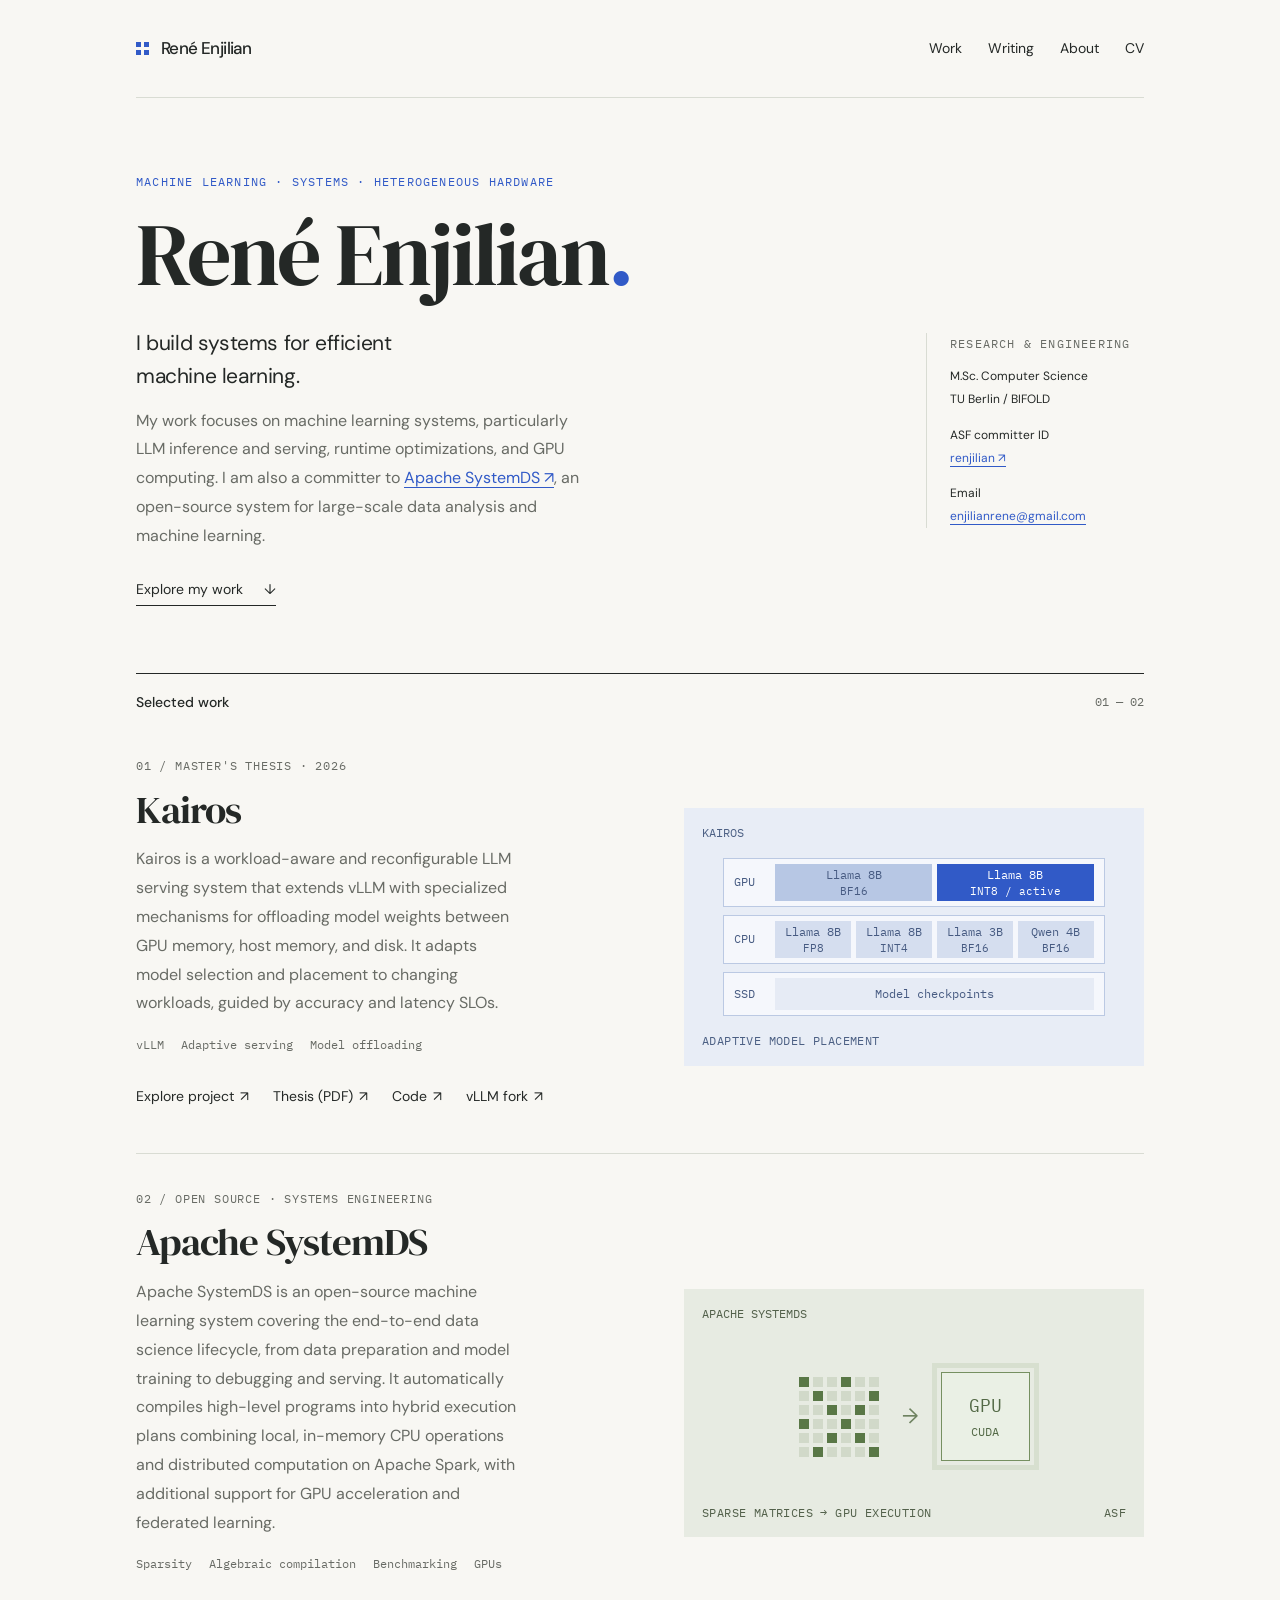
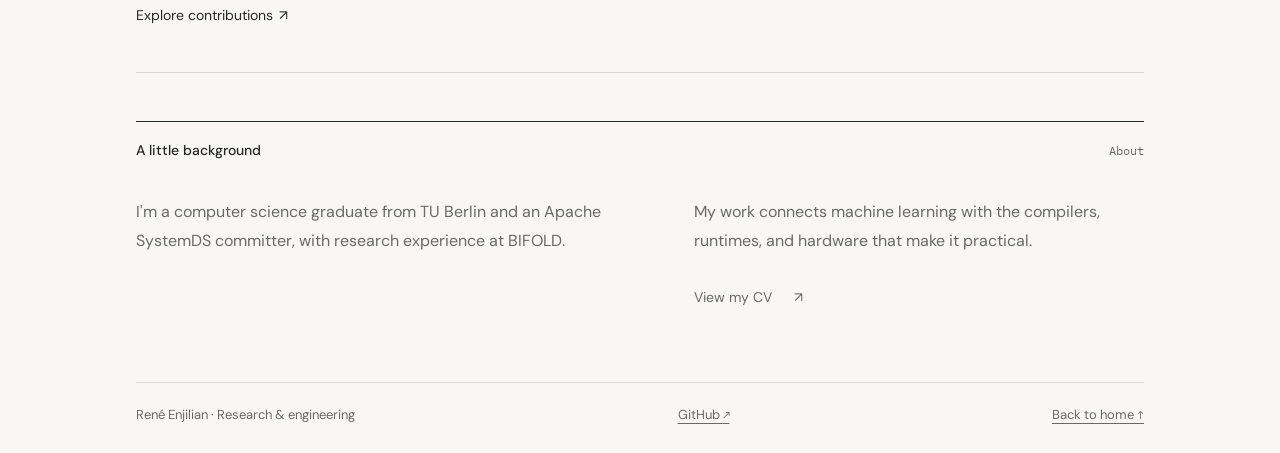
<file: index.html>
<!doctype html>
<html lang="en">
<head>
  <meta charset="utf-8">
  <meta name="google-site-verification" content="xAFOSz9tVaRSmf7JdjAbklnHRhtVXCiqQiPl7j-KXrc" />
  <meta name="viewport" content="width=device-width, initial-scale=1">
  <meta name="description" content="ML systems, LLM inference, and GPU computing. Selected work by René Enjilian, including Kairos and Apache SystemDS.">
  <link rel="canonical" href="https://reneenjilian.github.io/">
  <meta name="theme-color" content="#f8f7f3">
  <title>René Enjilian — ML Systems Engineer</title>
  <link rel="icon" type="image/svg+xml" href="data:image/svg+xml,%3Csvg%20xmlns%3D%22http%3A%2F%2Fwww.w3.org%2F2000%2Fsvg%22%20viewBox%3D%220%200%2032%2032%22%3E%3Crect%20width%3D%2232%22%20height%3D%2232%22%20rx%3D%226%22%20fill%3D%22%23f8f7f3%22%2F%3E%3Cpath%20fill%3D%22%23315ac7%22%20d%3D%22M7%207h7v7H7zm11%200h7v7h-7zM7%2018h7v7H7zm11%200h7v7h-7z%22%2F%3E%3C%2Fsvg%3E">
  <link rel="preconnect" href="https://fonts.googleapis.com">
  <link rel="preconnect" href="https://fonts.gstatic.com" crossorigin>
  <link rel="stylesheet" href="https://fonts.googleapis.com/css2?family=DM+Sans:wght@400;500&amp;family=DM+Serif+Display:ital@0;1&amp;family=IBM+Plex+Mono:wght@400;500&amp;display=swap">
  <link rel="stylesheet" href="assets/css/styles.css">
</head>
<body>
<div class="portfolio">
  <a class="re-skip-link" href="#main-content">Skip to content</a>
  <div class="re-shell">
    <header class="re-nav">
      <a class="re-brand" href="index.html" aria-label="René Enjilian, homepage">
        <span class="re-brand-mark" aria-hidden="true"><span></span><span></span><span></span><span></span></span>
        René Enjilian
      </a>
      <nav class="re-links" aria-label="Main navigation">
        <a href="index.html#re-work">Work</a>
        <a href="writing.html">Writing</a>
        <a href="index.html#re-about">About</a>
        <a href="assets/pdf/Rene_Enjilian_CV.pdf">CV</a>
      </nav>
    </header>
    <main id="main-content">
      <section class="re-hero" aria-labelledby="re-name">
        <p class="re-eyebrow">Machine learning · Systems · HETEROGENEOUS HARDWARE</p>
        <h1 id="re-name">René Enjilian<span>.</span></h1>
        <div class="re-hero-lower">
          <div>
            <p class="re-intro">I build systems for efficient<br>machine learning.</p>
            <p class="re-intro-detail">My work focuses on machine learning systems, particularly LLM inference and serving, runtime optimizations, and GPU computing. I am also a committer to <a class="re-inline-link" href="https://github.com/apache/systemds" target="_blank" rel="noopener noreferrer">Apache SystemDS&nbsp;<span aria-hidden="true">↗</span></a>, an open-source system for large-scale data analysis and machine learning.</p>
            <a class="re-hero-action" href="#re-work">Explore my work <span aria-hidden="true">↓</span></a>
          </div>
          <aside class="re-hero-meta" aria-label="Background">
            <p class="re-eyebrow">Research & engineering</p>
            <p>M.Sc. Computer Science</p>
            <p>TU Berlin / BIFOLD</p>
            <p class="re-meta-gap">ASF committer ID</p>
            <p><a class="re-inline-link" href="https://people.apache.org/committer-index.html" target="_blank" rel="noopener noreferrer">renjilian&nbsp;<span aria-hidden="true">↗</span></a></p>
            <p class="re-meta-gap">Email</p>
            <p><a class="re-inline-link" href="mailto:enjilianrene@gmail.com">enjilianrene@gmail.com</a></p>
          </aside>
        </div>
      </section>

      <section id="re-work" aria-labelledby="re-work-heading">
        <div class="re-section-top"><h2 id="re-work-heading">Selected work</h2><span>01 — 02</span></div>
        <article class="re-project">
          <div>
            <div class="re-project-label">01 / Master's thesis · 2026</div>
            <h3>Kairos</h3>
            <p class="re-project-description">Kairos is a workload-aware and reconfigurable LLM serving system that extends vLLM with specialized mechanisms for offloading model weights between GPU memory, host memory, and disk. It adapts model selection and placement to changing workloads, guided by accuracy and latency SLOs.</p>
            <div class="re-tags"><span>vLLM</span><span>Adaptive serving</span><span>Model offloading</span></div>
            <div class="re-project-actions">
              <a class="re-project-open" href="projects/kairos.html" style="gap: 6px;">Explore project <span aria-hidden="true">↗</span></a>
              <a class="re-project-open" href="assets/pdf/master_thesis.pdf" target="_blank" rel="noopener noreferrer" style="gap: 6px;">Thesis (PDF) <span aria-hidden="true">↗</span></a>
              <a class="re-project-open" href="https://github.com/ReneEnjilian/kairos" target="_blank" rel="noopener noreferrer" style="gap: 6px;">Code <span aria-hidden="true">↗</span></a>
              <a class="re-project-open" href="https://github.com/ReneEnjilian/vllm/tree/thesis-v0.13.0" target="_blank" rel="noopener noreferrer" style="gap: 6px;">vLLM fork <span aria-hidden="true">↗</span></a>
            </div>
          </div>
          <div id="kairos-placement">
            <div class="kp-art" role="img" aria-label="Illustrative Kairos placement: GPU memory holds Llama 8B BF16 and an active Llama 8B INT8 model. Host memory holds four models: Llama 8B FP8, Llama 8B INT4, Llama 3B BF16, and Qwen 4B BF16. Model checkpoint files are stored on SSD.">
              <div class="kp-heading" aria-hidden="true">KAIROS</div>
              <div class="kp-memory" aria-hidden="true">
                <div class="kp-row">
                  <span class="kp-tier">GPU</span>
                  <div class="kp-models">
                    <div class="kp-model kp-resident"><span>Llama 8B</span><span class="kp-variant">BF16</span></div>
                    <div class="kp-model kp-active"><span>Llama 8B</span><span class="kp-variant">INT8 / active</span></div>
                  </div>
                </div>
                <div class="kp-row">
                  <span class="kp-tier">CPU</span>
                  <div class="kp-models kp-models-cpu">
                    <div class="kp-model"><span>Llama 8B</span><span class="kp-variant">FP8</span></div>
                    <div class="kp-model"><span>Llama 8B</span><span class="kp-variant">INT4</span></div>
                    <div class="kp-model"><span>Llama 3B</span><span class="kp-variant">BF16</span></div>
                    <div class="kp-model"><span>Qwen 4B</span><span class="kp-variant">BF16</span></div>
                  </div>
                </div>
                <div class="kp-row">
                  <span class="kp-tier">SSD</span>
                  <div class="kp-checkpoints">Model checkpoints</div>
                </div>
              </div>
              <div class="kp-foot" aria-hidden="true"><span>ADAPTIVE MODEL PLACEMENT</span></div>
            </div>
          </div>
        </article>
        <article class="re-project">
          <div>
            <div class="re-project-label">02 / Open source · Systems engineering</div>
            <h3>Apache SystemDS</h3>
            <p class="re-project-description">Apache SystemDS is an open-source machine learning system covering the end-to-end data science lifecycle, from data preparation and model training to debugging and serving. It automatically compiles high-level programs into hybrid execution plans combining local, in-memory CPU operations and distributed computation on Apache Spark, with additional support for GPU acceleration and federated learning.</p>
            <div class="re-tags"><span>Sparsity</span><span>Algebraic compilation</span><span>Benchmarking</span><span>GPUs</span></div>
            <a class="re-project-open" href="projects/systemds.html" style="gap: 6px;">Explore contributions <span aria-hidden="true">↗</span></a>
          </div>
          <div class="re-art re-systemds-art" role="img" aria-label="Conceptual illustration of sparse matrix operations executed on a GPU">
            <div class="re-art-heading">APACHE SYSTEMDS</div>
            <div class="re-matrix-composition" aria-hidden="true">
              <div class="re-matrix">
                <span class="re-nonzero"></span><span></span><span></span><span class="re-nonzero"></span><span></span><span></span>
                <span></span><span class="re-nonzero"></span><span></span><span></span><span></span><span class="re-nonzero"></span>
                <span></span><span></span><span class="re-nonzero"></span><span></span><span class="re-nonzero"></span><span></span>
                <span class="re-nonzero"></span><span></span><span></span><span class="re-nonzero"></span><span></span><span></span>
                <span></span><span></span><span class="re-nonzero"></span><span></span><span class="re-nonzero"></span><span></span>
                <span></span><span class="re-nonzero"></span><span></span><span></span><span></span><span class="re-nonzero"></span>
              </div>
              <span class="re-matrix-arrow">→</span>
              <div class="re-chip"><span>GPU</span><span>CUDA</span></div>
            </div>
            <div class="re-art-foot"><span>SPARSE MATRICES → GPU EXECUTION</span><span>ASF</span></div>
          </div>
        </article>
      </section>

      
      <section class="re-home-about" id="re-about" aria-labelledby="re-about-heading">
        <div class="re-section-top"><h2 id="re-about-heading">A little background</h2><span>About</span></div>
        <div class="re-about-layout">
          <div class="re-about-copy"><p>I'm a computer science graduate from TU Berlin and an Apache SystemDS committer, with research experience at BIFOLD.</p></div>
          <div class="re-about-copy"><p>My work connects machine learning with the compilers, runtimes, and hardware that make it practical.</p><a class="re-project-open" href="assets/pdf/Rene_Enjilian_CV.pdf">View my CV <span aria-hidden="true">↗</span></a></div>
        </div>
      </section>
</main>
    <footer class="re-footer">
      <span>René Enjilian · Research &amp; engineering</span>
      <a href="https://github.com/ReneEnjilian">GitHub <span aria-hidden="true">↗</span></a>
      <a href="index.html">Back to home <span aria-hidden="true">↑</span></a>
    </footer>
  </div>
</div>
</body>
</html>
</file>
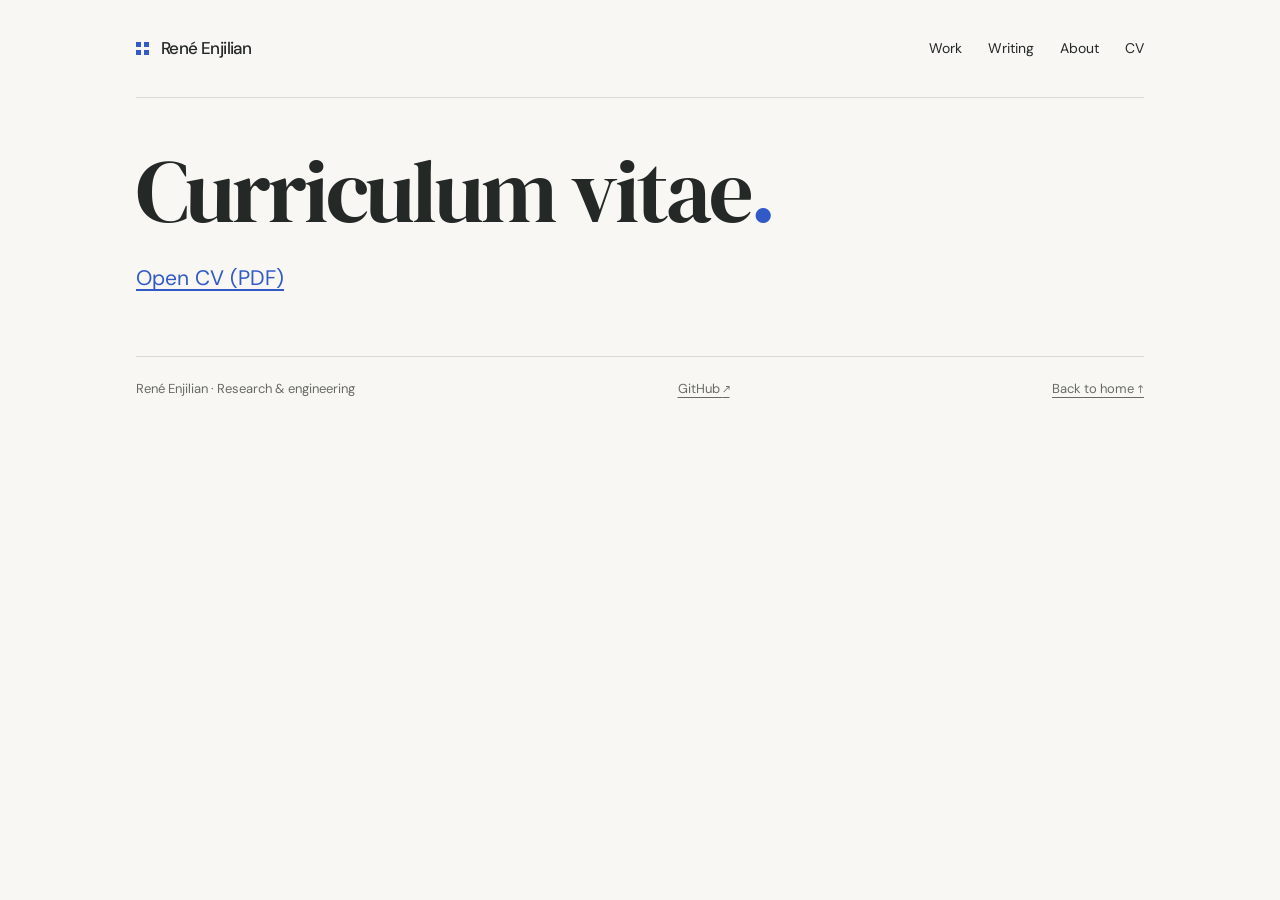
<file: cv.html>
<!doctype html>
<html lang="en">
<head>
  <meta charset="utf-8">
  <meta http-equiv="refresh" content="0; url=assets/pdf/Rene_Enjilian_CV.pdf">
  <meta name="viewport" content="width=device-width, initial-scale=1">
  <meta name="description" content="View René Enjilian’s curriculum vitae as a PDF.">
  <link rel="canonical" href="https://reneenjilian.github.io/assets/pdf/Rene_Enjilian_CV.pdf">
  <meta name="theme-color" content="#f8f7f3">
  <title>Curriculum vitae — René Enjilian</title>
  <link rel="icon" type="image/svg+xml" href="data:image/svg+xml,%3Csvg%20xmlns%3D%22http%3A%2F%2Fwww.w3.org%2F2000%2Fsvg%22%20viewBox%3D%220%200%2032%2032%22%3E%3Crect%20width%3D%2232%22%20height%3D%2232%22%20rx%3D%226%22%20fill%3D%22%23f8f7f3%22%2F%3E%3Cpath%20fill%3D%22%23315ac7%22%20d%3D%22M7%207h7v7H7zm11%200h7v7h-7zM7%2018h7v7H7zm11%200h7v7h-7z%22%2F%3E%3C%2Fsvg%3E">
  <link rel="preconnect" href="https://fonts.googleapis.com">
  <link rel="preconnect" href="https://fonts.gstatic.com" crossorigin>
  <link rel="stylesheet" href="https://fonts.googleapis.com/css2?family=DM+Sans:wght@400;500&amp;family=DM+Serif+Display:ital@0;1&amp;family=IBM+Plex+Mono:wght@400;500&amp;display=swap">
  <link rel="stylesheet" href="assets/css/styles.css">
</head>
<body>
<div class="portfolio">
  <a class="re-skip-link" href="#main-content">Skip to content</a>
  <div class="re-shell">
    <header class="re-nav">
      <a class="re-brand" href="index.html" aria-label="René Enjilian, homepage">
        <span class="re-brand-mark" aria-hidden="true"><span></span><span></span><span></span><span></span></span>
        René Enjilian
      </a>
      <nav class="re-links" aria-label="Main navigation">
        <a href="index.html#re-work">Work</a>
        <a href="writing.html">Writing</a>
        <a href="index.html#re-about">About</a>
        <a href="assets/pdf/Rene_Enjilian_CV.pdf">CV</a>
      </nav>
    </header>
    <main id="main-content" class="re-detail">
      <h1>Curriculum vitae<span>.</span></h1>
      <p class="re-detail-intro" style="margin-top:24px"><a class="re-inline-link" href="assets/pdf/Rene_Enjilian_CV.pdf">Open CV (PDF)</a></p>
    </main>
    <footer class="re-footer">
      <span>René Enjilian · Research &amp; engineering</span>
      <a href="https://github.com/ReneEnjilian">GitHub <span aria-hidden="true">↗</span></a>
      <a href="index.html">Back to home <span aria-hidden="true">↑</span></a>
    </footer>
  </div>
</div>
</body>
</html>
</file>
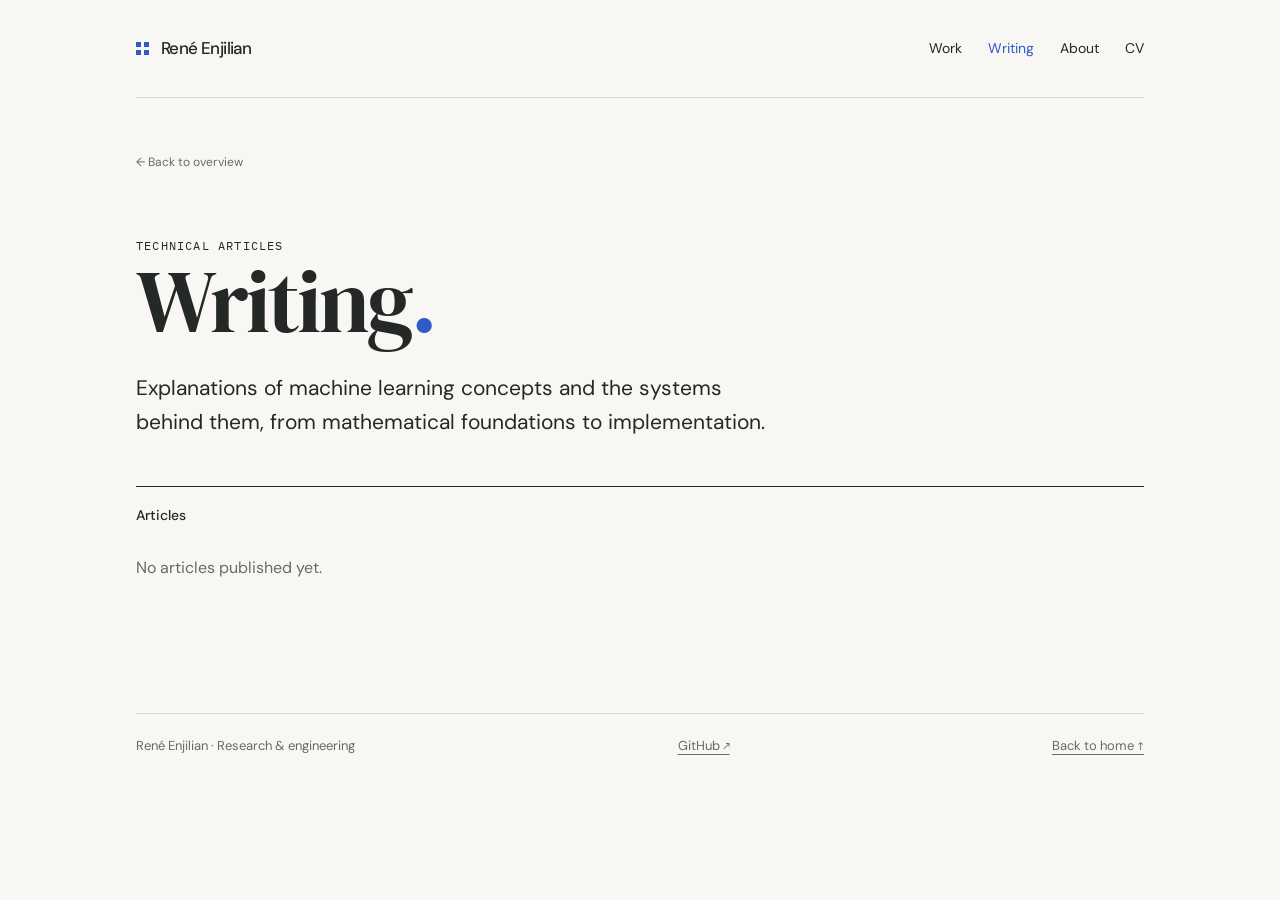
<file: writing.html>
<!doctype html>
<html lang="en">
<head>
  <meta charset="utf-8">
  <meta name="viewport" content="width=device-width, initial-scale=1">
  <meta name="description" content="Technical articles by René Enjilian on machine learning concepts, systems, and implementation.">
  <link rel="canonical" href="https://reneenjilian.github.io/writing.html">
  <meta name="theme-color" content="#f8f7f3">
  <title>Writing — René Enjilian</title>
  <link rel="icon" type="image/svg+xml" href="data:image/svg+xml,%3Csvg%20xmlns%3D%22http%3A%2F%2Fwww.w3.org%2F2000%2Fsvg%22%20viewBox%3D%220%200%2032%2032%22%3E%3Crect%20width%3D%2232%22%20height%3D%2232%22%20rx%3D%226%22%20fill%3D%22%23f8f7f3%22%2F%3E%3Cpath%20fill%3D%22%23315ac7%22%20d%3D%22M7%207h7v7H7zm11%200h7v7h-7zM7%2018h7v7H7zm11%200h7v7h-7z%22%2F%3E%3C%2Fsvg%3E">
  <link rel="preconnect" href="https://fonts.googleapis.com">
  <link rel="preconnect" href="https://fonts.gstatic.com" crossorigin>
  <link rel="stylesheet" href="https://fonts.googleapis.com/css2?family=DM+Sans:wght@400;500&amp;family=DM+Serif+Display:ital@0;1&amp;family=IBM+Plex+Mono:wght@400;500&amp;display=swap">
  <link rel="stylesheet" href="assets/css/styles.css">
</head>
<body>
<div class="portfolio">
  <a class="re-skip-link" href="#main-content">Skip to content</a>
  <div class="re-shell">
    <header class="re-nav">
      <a class="re-brand" href="index.html" aria-label="René Enjilian, homepage">
        <span class="re-brand-mark" aria-hidden="true"><span></span><span></span><span></span><span></span></span>
        René Enjilian
      </a>
      <nav class="re-links" aria-label="Main navigation">
        <a href="index.html#re-work">Work</a>
        <a href="writing.html" aria-current="page">Writing</a>
        <a href="index.html#re-about">About</a>
        <a href="assets/pdf/Rene_Enjilian_CV.pdf">CV</a>
      </nav>
    </header>
    <main id="main-content" class="re-detail">
      <a class="re-back" href="index.html">← Back to overview</a>
      <p class="re-eyebrow">Technical articles</p>
      <h1>Writing<span>.</span></h1>
      <p class="re-detail-intro re-writing-intro">Explanations of machine learning concepts and the systems behind them, from mathematical foundations to implementation.</p>
      <section class="re-writing-index" aria-labelledby="re-articles-heading">
        <div class="re-section-top"><h2 id="re-articles-heading">Articles</h2></div>
        <p class="re-writing-empty">No articles published yet.</p>
      </section>
    </main>
    <footer class="re-footer">
      <span>René Enjilian · Research &amp; engineering</span>
      <a href="https://github.com/ReneEnjilian">GitHub <span aria-hidden="true">↗</span></a>
      <a href="index.html">Back to home <span aria-hidden="true">↑</span></a>
    </footer>
  </div>
</div>
</body>
</html>
</file>
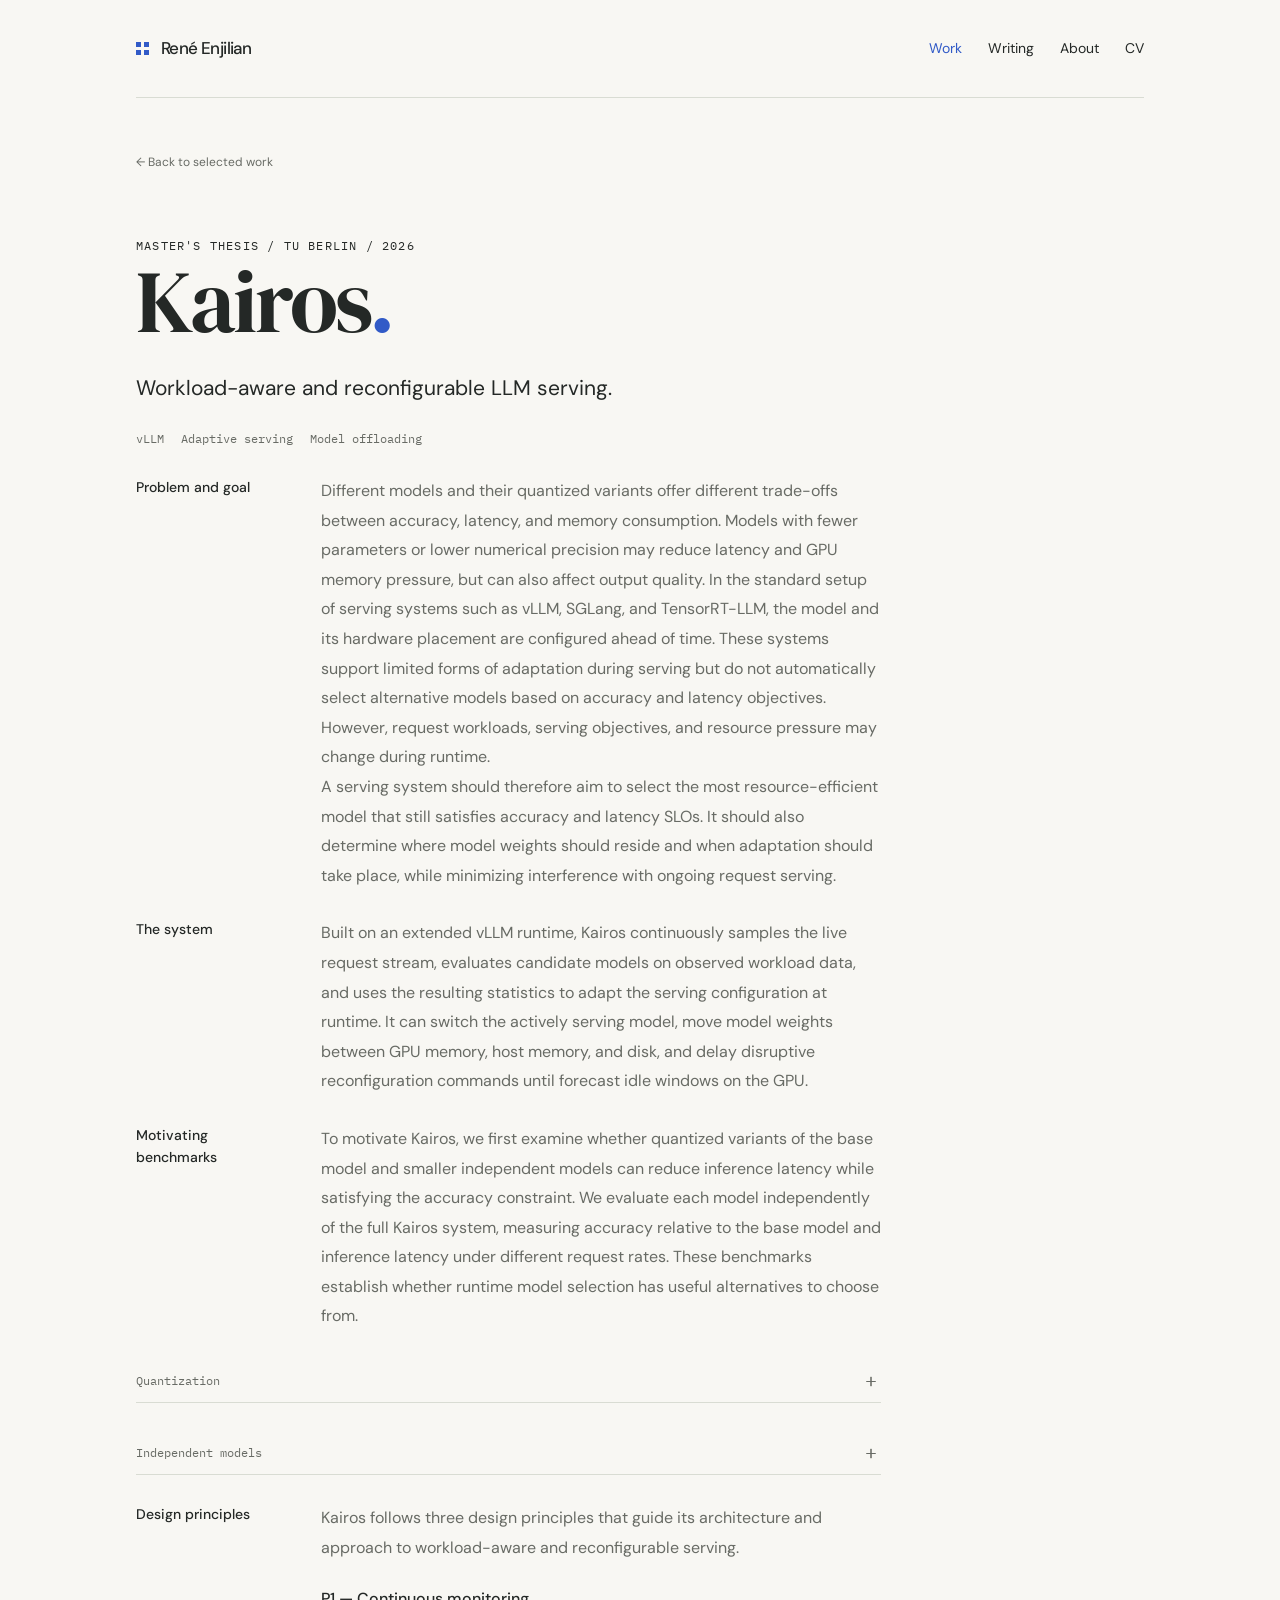
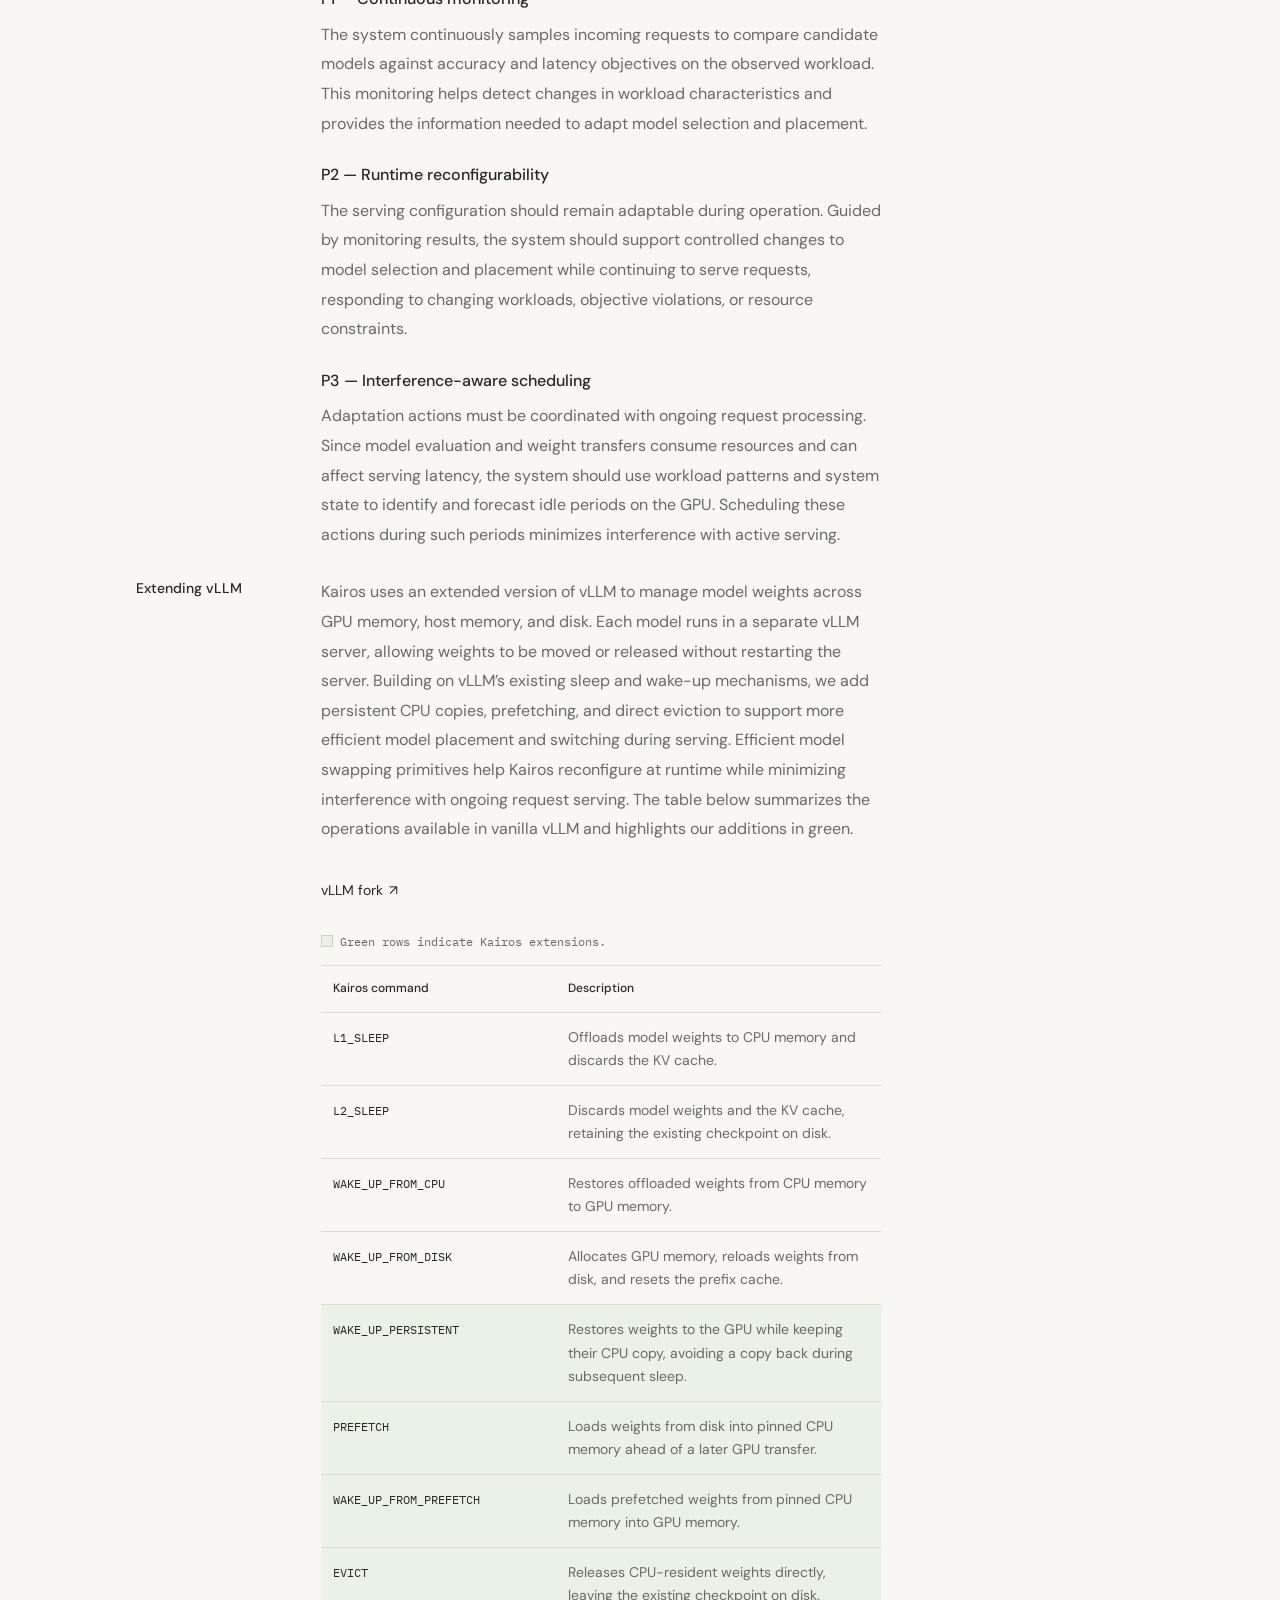
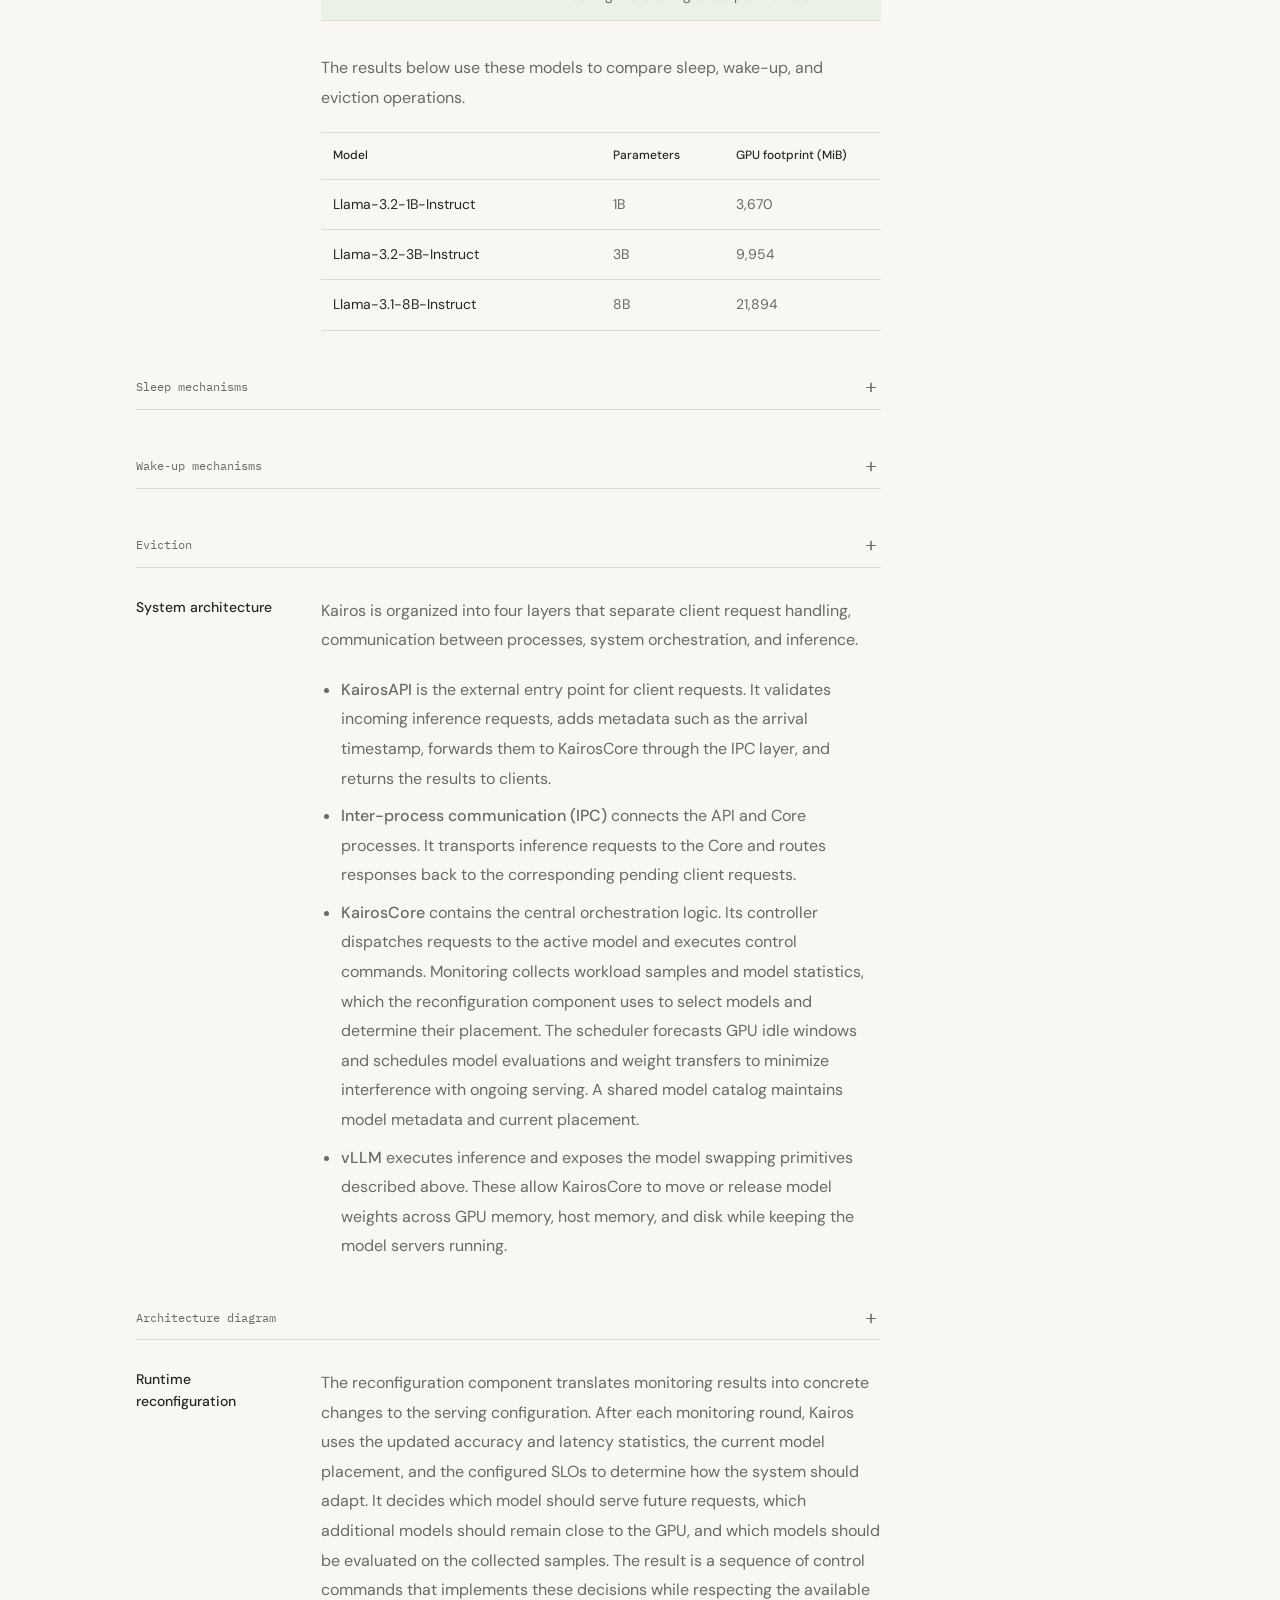
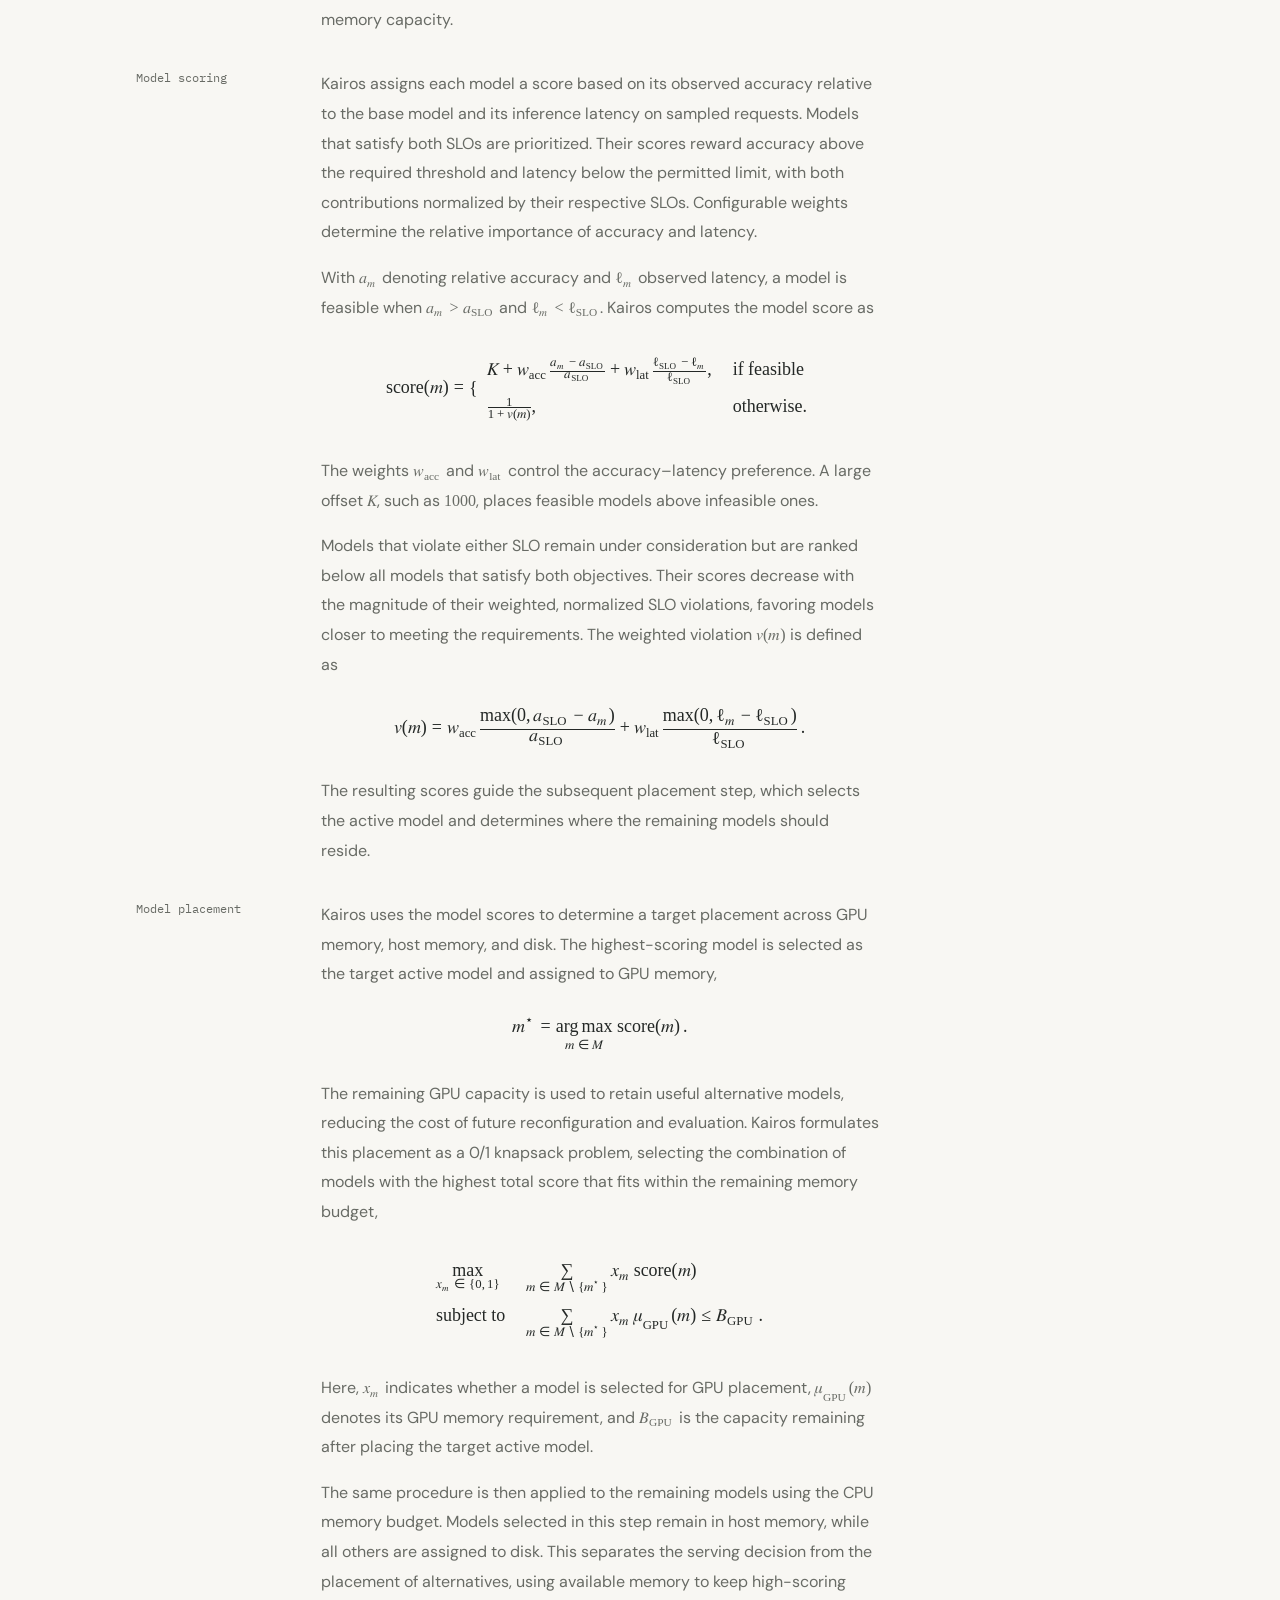
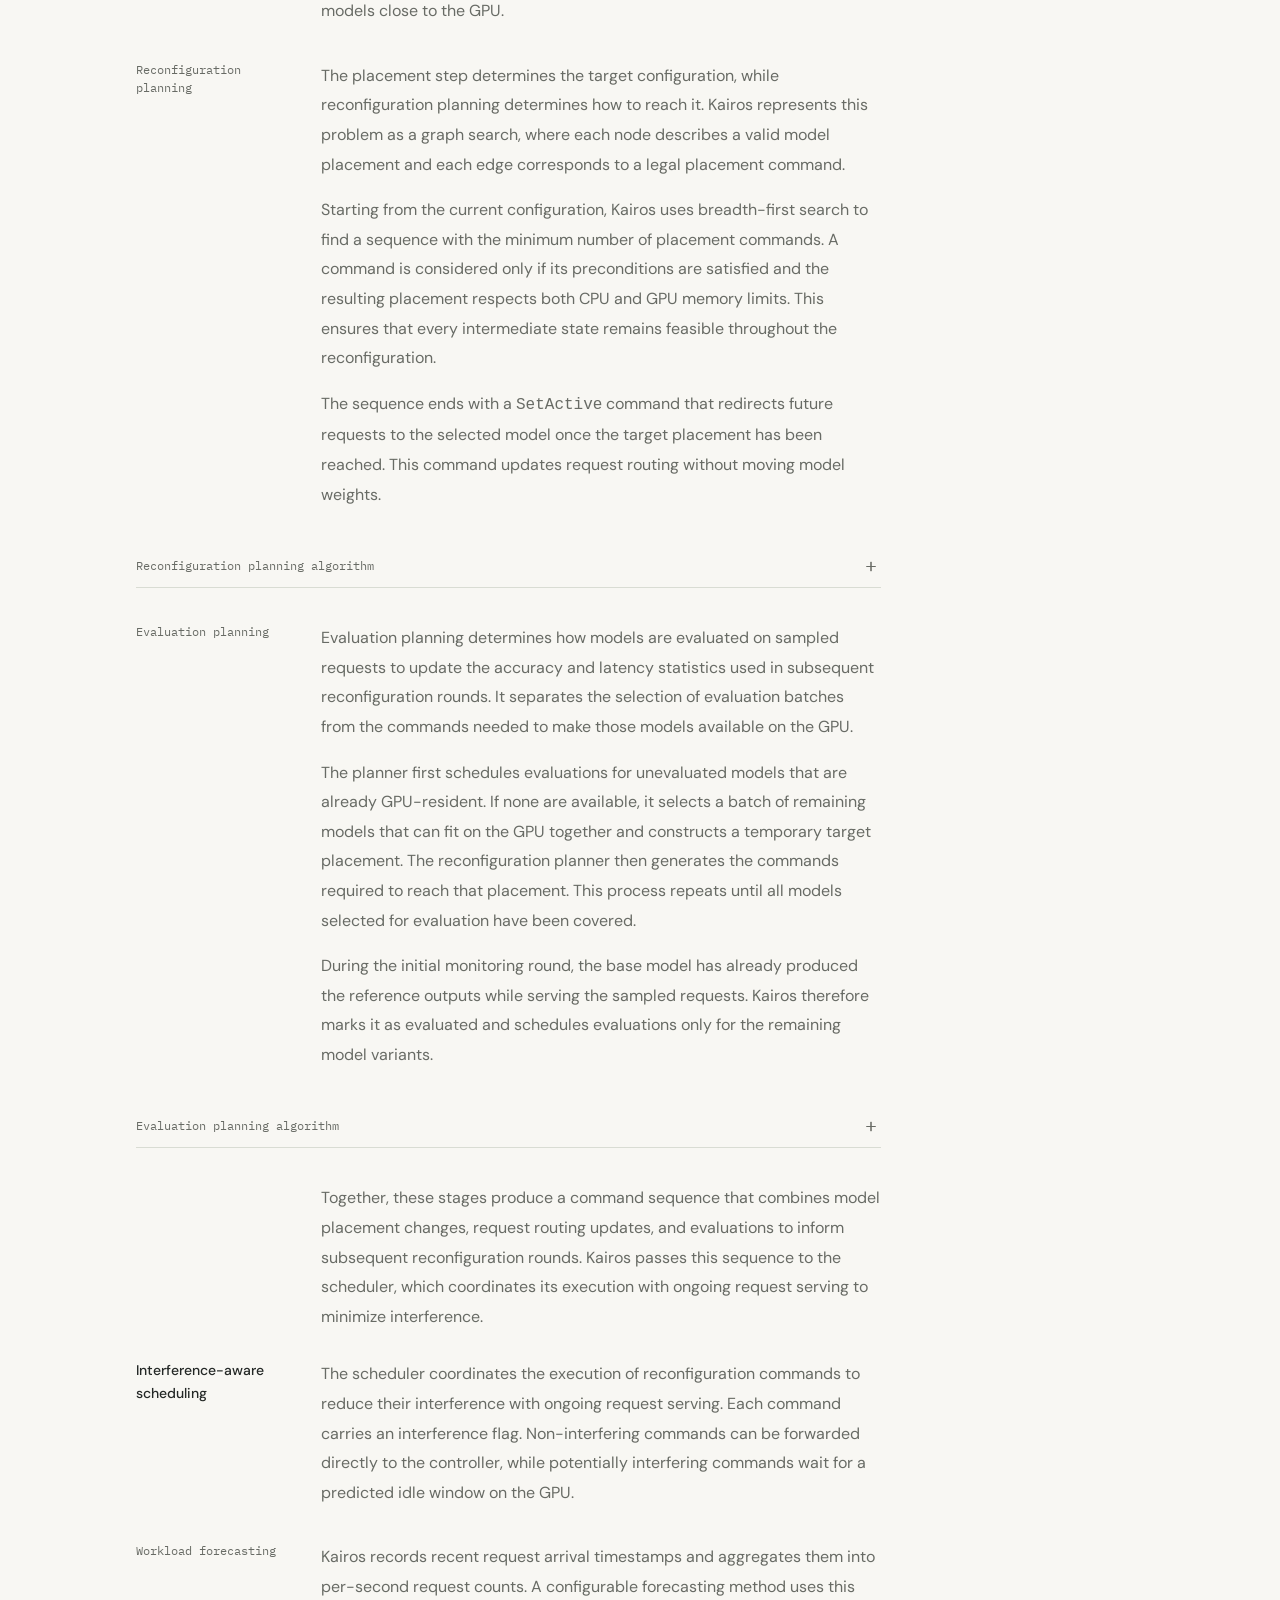
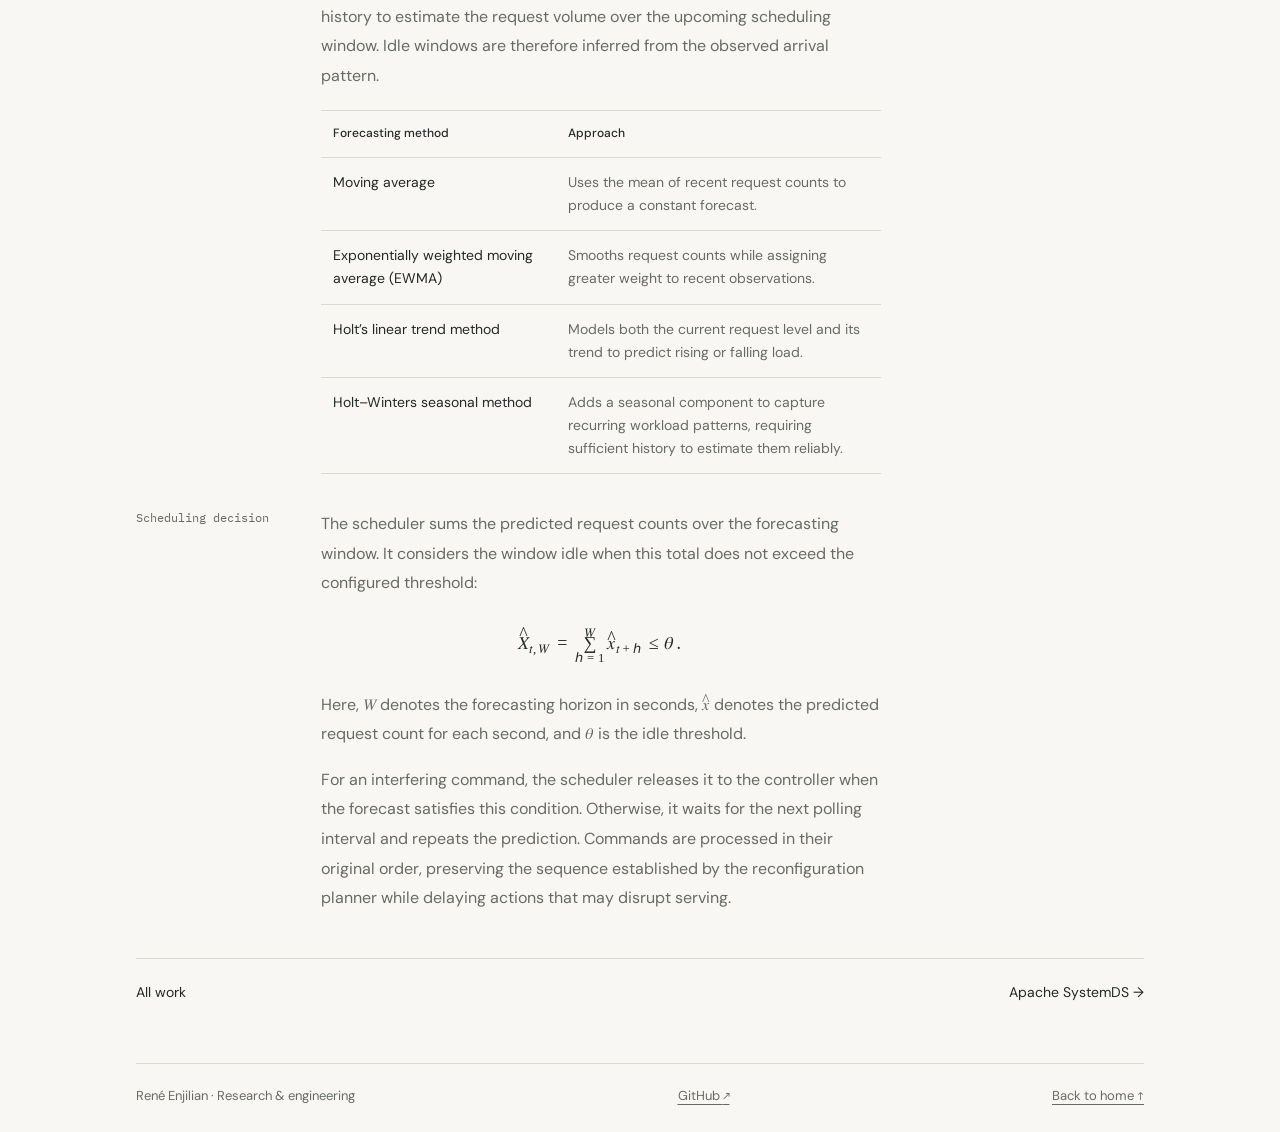
<file: projects/kairos.html>
<!doctype html>
<html lang="en">
<head>
  <meta charset="utf-8">
  <meta name="viewport" content="width=device-width, initial-scale=1">
  <meta name="description" content="Kairos: workload-aware, reconfigurable LLM serving built on vLLM, by René Enjilian.">
  <link rel="canonical" href="https://reneenjilian.github.io/projects/kairos.html">
  <meta name="theme-color" content="#f8f7f3">
  <title>Kairos — René Enjilian</title>
  <link rel="icon" type="image/svg+xml" href="data:image/svg+xml,%3Csvg%20xmlns%3D%22http%3A%2F%2Fwww.w3.org%2F2000%2Fsvg%22%20viewBox%3D%220%200%2032%2032%22%3E%3Crect%20width%3D%2232%22%20height%3D%2232%22%20rx%3D%226%22%20fill%3D%22%23f8f7f3%22%2F%3E%3Cpath%20fill%3D%22%23315ac7%22%20d%3D%22M7%207h7v7H7zm11%200h7v7h-7zM7%2018h7v7H7zm11%200h7v7h-7z%22%2F%3E%3C%2Fsvg%3E">
  <link rel="preconnect" href="https://fonts.googleapis.com">
  <link rel="preconnect" href="https://fonts.gstatic.com" crossorigin>
  <link rel="stylesheet" href="https://fonts.googleapis.com/css2?family=DM+Sans:wght@400;500&amp;family=DM+Serif+Display:ital@0;1&amp;family=IBM+Plex+Mono:wght@400;500&amp;display=swap">
  <link rel="stylesheet" href="../assets/css/styles.css">
  <style>
    #vllm-extensions .re-commands-content { min-width: 0; }
    #vllm-extensions .re-commands-table, #vllm-extensions .re-models-table { width: 100%; max-width: 560px; border-collapse: collapse; table-layout: fixed; text-align: left; font-size: 14px; line-height: 1.65; }
    #vllm-extensions caption { padding: 0 0 14px; text-align: left; color: var(--re-muted); font: 400 12px/1.6 'IBM Plex Mono', monospace; }
    #vllm-extensions .re-command-swatch { display: inline-block; width: 12px; height: 12px; margin-right: 7px; vertical-align: -1px; background: #eaf1e5; border: 1px solid #c6d5bd; }
    #vllm-extensions th, #vllm-extensions td { padding: 13px 12px; border-bottom: 1px solid var(--re-rule); vertical-align: top; overflow-wrap: anywhere; }
    #vllm-extensions thead th { border-top: 1px solid var(--re-rule); font-size: 12px; font-weight: 500; }
    #vllm-extensions tbody th { font-weight: 400; }
    #vllm-extensions code { font: 400 12px/1.65 'IBM Plex Mono', monospace; }
    #vllm-extensions td { color: var(--re-muted); }
    #vllm-extensions .re-command-added { background: #eaf1e5; }
    @media (max-width: 540px) {
      #vllm-extensions th, #vllm-extensions td { padding: 11px 8px; }
    }

    .portfolio .re-benchmark-disclosure { grid-column: 1 / -1; min-width: 0; width: 100%; max-width: 745px; }
    .portfolio .re-benchmark-disclosure > summary { display: flex; align-items: center; justify-content: space-between; gap: 16px; min-height: 44px; padding: 10px 0; border-bottom: 1px solid var(--re-rule); color: var(--re-muted); cursor: pointer; list-style: none; }
    .portfolio .re-benchmark-disclosure > summary::-webkit-details-marker { display: none; }
    .portfolio .re-benchmark-disclosure > summary h4 { margin: 0; font: 400 12px/1.5 'IBM Plex Mono', monospace; }
    .portfolio .re-benchmark-disclosure > summary:hover { color: var(--re-blue); }
    .portfolio .re-benchmark-toggle { flex: 0 0 20px; text-align: center; font: 400 20px/1 'IBM Plex Mono', monospace; }
    .portfolio .re-benchmark-toggle::before { content: "+"; }
    .portfolio .re-benchmark-disclosure[open] > summary .re-benchmark-toggle::before { content: "−"; }
    .portfolio .re-benchmark-body { margin: 20px 0 0 185px; max-width: 560px; min-width: 0; }
    @media (max-width: 540px) {
      .portfolio .re-benchmark-body { margin-left: 0; }
    }

    #runtime-reconfiguration > div { min-width: 0; }
    #runtime-reconfiguration .re-reconfiguration-step { grid-column: 1 / -1; min-width: 0; margin: 0; }
    #runtime-reconfiguration .re-reconfiguration-step > h4 { margin: 0; color: var(--re-muted); font: 400 12px/1.5 'IBM Plex Mono', monospace; }
    #runtime-reconfiguration .re-reconfiguration-content { min-width: 0; max-width: 560px; }
    #runtime-reconfiguration .re-reconfiguration-content > p + p { margin-top: 16px; }
    #runtime-reconfiguration .re-equation { max-width: 100%; margin: 20px 0; padding: 8px 0; overflow-x: auto; color: var(--re-ink); }
    #runtime-reconfiguration .re-equation math { width: max-content; margin: 0; font-size: 18px; }
    #model-scoring .re-equation math, #model-placement .re-equation math { margin-inline: auto; }
    #runtime-reconfiguration .re-equation mtd { padding: .4em .5em; text-align: left; }
    #runtime-reconfiguration .re-equation:focus-visible { outline: 2px solid var(--re-blue); outline-offset: 4px; }

    #runtime-reconfiguration .re-algorithm-disclosure > summary h5 { margin: 0; font: 400 12px/1.5 'IBM Plex Mono', monospace; }
    #runtime-reconfiguration .re-algorithm { max-width: 100%; padding: 16px 0; overflow-x: auto; border-top: 1px solid var(--re-rule); border-bottom: 1px solid var(--re-rule); color: var(--re-ink); }
    #runtime-reconfiguration .re-algorithm strong { font-weight: 500; }
    #runtime-reconfiguration .re-algorithm-io { margin: 0; font-size: 14px; line-height: 1.75; }
    #runtime-reconfiguration .re-algorithm-io + .re-algorithm-io { margin-top: 6px; }
    #runtime-reconfiguration .re-algorithm-lines { width: max-content; min-width: 100%; box-sizing: border-box; margin: 16px 0 0; padding-inline-start: 2.5em; padding-inline-end: 8px; font-size: 14px; line-height: 1.9; }
    #runtime-reconfiguration .re-algorithm-lines > li { margin: 0; padding-inline-start: calc(var(--depth, 0) * 1.25em); white-space: nowrap; }
    #runtime-reconfiguration .re-algorithm-lines > li::marker { color: var(--re-muted); font: 400 11px/1.9 'IBM Plex Mono', monospace; }
    #runtime-reconfiguration .re-algorithm math { font-size: 16px; }
    #runtime-reconfiguration .re-algorithm:focus-visible { outline: 2px solid var(--re-blue); outline-offset: 4px; }

    #runtime-reconfiguration .re-reconfiguration-closing { grid-column: 1 / -1; min-width: 0; max-width: 560px; margin-left: 185px; }
    @media (max-width: 540px) {
      #runtime-reconfiguration .re-reconfiguration-closing { margin-left: 0; }
    }

    #interference-aware-scheduling .re-scheduling-step { grid-column: 1 / -1; min-width: 0; margin: 0; }
    #interference-aware-scheduling .re-scheduling-step > h4 { margin: 0; color: var(--re-muted); font: 400 12px/1.5 'IBM Plex Mono', monospace; }
    #interference-aware-scheduling .re-scheduling-content { min-width: 0; max-width: 560px; }
    #interference-aware-scheduling .re-scheduling-content > p + p { margin-top: 16px; }
    #interference-aware-scheduling .re-forecasting-table { width: 100%; max-width: 560px; margin-top: 20px; border-collapse: collapse; table-layout: fixed; text-align: left; font-size: 14px; line-height: 1.65; }
    #interference-aware-scheduling .re-forecasting-table th, #interference-aware-scheduling .re-forecasting-table td { padding: 13px 12px; border-bottom: 1px solid var(--re-rule); vertical-align: top; overflow-wrap: anywhere; }
    #interference-aware-scheduling .re-forecasting-table thead th { border-top: 1px solid var(--re-rule); font-size: 12px; font-weight: 500; }
    #interference-aware-scheduling .re-forecasting-table tbody th { font-weight: 400; }
    #interference-aware-scheduling .re-forecasting-table td { color: var(--re-muted); }
    #interference-aware-scheduling .re-equation { max-width: 100%; margin: 20px 0; padding: 8px 0; overflow-x: auto; color: var(--re-ink); }
    #interference-aware-scheduling .re-equation math { width: max-content; margin: 0 auto; font-size: 18px; }
    #interference-aware-scheduling .re-equation:focus-visible { outline: 2px solid var(--re-blue); outline-offset: 4px; }
    @media (max-width: 540px) {
      #interference-aware-scheduling .re-forecasting-table th, #interference-aware-scheduling .re-forecasting-table td { padding: 11px 8px; }
    }
  </style>
</head>
<body>
<div class="portfolio">
  <a class="re-skip-link" href="#main-content">Skip to content</a>
  <div class="re-shell">
    <header class="re-nav">
      <a class="re-brand" href="../index.html" aria-label="René Enjilian, homepage">
        <span class="re-brand-mark" aria-hidden="true"><span></span><span></span><span></span><span></span></span>
        René Enjilian
      </a>
      <nav class="re-links" aria-label="Main navigation">
        <a href="../index.html#re-work" aria-current="location">Work</a>
        <a href="../writing.html">Writing</a>
        <a href="../index.html#re-about">About</a>
        <a href="../assets/pdf/Rene_Enjilian_CV.pdf">CV</a>
      </nav>
    </header>
    <main id="main-content" class="re-detail">
      <a class="re-back" href="../index.html#re-work">← Back to selected work</a>
      <p class="re-eyebrow">Master's thesis / TU Berlin / 2026</p>
      <h1>Kairos<span>.</span></h1>
      <p class="re-detail-intro" style="margin-top:24px">Workload-aware and reconfigurable LLM serving.</p>
      <div class="re-tags"><span>vLLM</span><span>Adaptive serving</span><span>Model offloading</span></div>
      <section class="re-detail-columns"><h3>Problem and goal</h3><div>
        <p>Different models and their quantized variants offer different trade-offs between accuracy, latency, and memory consumption. Models with fewer parameters or lower numerical precision may reduce latency and GPU memory pressure, but can also affect output quality. In the standard setup of serving systems such as vLLM, SGLang, and TensorRT-LLM, the model and its hardware placement are configured ahead of time. These systems support limited forms of adaptation during serving but do not automatically select alternative models based on accuracy and latency objectives. However, request workloads, serving objectives, and resource pressure may change during runtime.</p>
        <p>A serving system should therefore aim to select the most resource-efficient model that still satisfies accuracy and latency SLOs. It should also determine where model weights should reside and when adaptation should take place, while minimizing interference with ongoing request serving.</p>
      </div></section>
<section class="re-detail-columns"><h3>The system</h3><div><p>Built on an extended vLLM runtime, Kairos continuously samples the live request stream, evaluates candidate models on observed workload data, and uses the resulting statistics to adapt the serving configuration at runtime. It can switch the actively serving model, move model weights between GPU memory, host memory, and disk, and delay disruptive reconfiguration commands until forecast idle windows on the GPU.</p></div></section>
<section class="re-detail-columns"><h3>Motivating benchmarks</h3><div><p>To motivate Kairos, we first examine whether quantized variants of the base model and smaller independent models can reduce inference latency while satisfying the accuracy constraint. We evaluate each model independently of the full Kairos system, measuring accuracy relative to the base model and inference latency under different request rates. These benchmarks establish whether runtime model selection has useful alternatives to choose from.</p>
      </div></section>
      <section class="re-detail-columns" aria-labelledby="quantization-heading">
        <details class="re-benchmark-disclosure">
          <summary>
            <h4 id="quantization-heading">Quantization</h4>
            <span class="re-benchmark-toggle" aria-hidden="true"></span>
          </summary>
          <div class="re-benchmark-body"><figure style="margin: 0;">
          <a href="../assets/pdf/relative_accuracy_quantized.pdf" target="_blank" rel="noopener noreferrer" aria-label="Open relative accuracy plot as PDF">
            <img src="../assets/images/relative_accuracy_quantized.svg" alt="Relative accuracy of BF16, FP8, INT8, INT4, and NF4 Llama-3.1-8B-Instruct variants on BoolQ, LogiQA, MMLU, and OpenBookQA, with BF16 normalized to 1." width="1400" height="628" style="display: block; width: 100%; max-width: 560px; height: auto; margin: 0;" loading="lazy">
          </a>
          <figcaption><p style="margin-top: 20px;">The first plot shows the accuracy of quantized Llama-3.1-8B-Instruct variants relative to the BF16 baseline across different tasks. FP8 and INT8 quantization preserve accuracy or even exceed the baseline in these benchmarks. The INT4 variant also outperforms the baseline on LogiQA.</p></figcaption>
        </figure>
        <figure style="margin: 32px 0 0;">
          <a href="../assets/pdf/p95_latency_quantized.pdf" target="_blank" rel="noopener noreferrer" aria-label="Open quantized model latency plot as PDF">
            <img src="../assets/images/p95_latency_quantized.svg" alt="p95 inference latency of BF16, FP8, INT8, INT4, and NF4 Llama-3.1-8B-Instruct variants at 2, 5, and 10 requests per second on BoolQ, LogiQA, MMLU, and OpenBookQA." width="1400" height="975" style="display: block; width: 100%; max-width: 560px; height: auto; margin: 0;" loading="lazy">
          </a>
          <figcaption><p style="margin-top: 20px;">The next plot compares inference latency across request rates of 2, 5, and 10 requests per second. INT8 and INT4 quantization reduce latency, with INT8 performing consistently better under higher load. FP8 offers limited improvement on the GPU used in these experiments, while NF4 has the highest latency despite its smaller memory footprint.</p></figcaption>
        </figure></div>
        </details>
      </section>
      <section class="re-detail-columns" aria-labelledby="independent-models-heading">
        <details class="re-benchmark-disclosure">
          <summary>
            <h4 id="independent-models-heading">Independent models</h4>
            <span class="re-benchmark-toggle" aria-hidden="true"></span>
          </summary>
          <div class="re-benchmark-body"><figure style="margin: 0;">
          <a href="../assets/pdf/relative_accuracy_independent.pdf" target="_blank" rel="noopener noreferrer" aria-label="Open independent model accuracy plot as PDF">
            <img src="../assets/images/relative_accuracy_independent.svg" alt="Relative accuracy of Llama-8B, OLMoE-1B-7B, Qwen-7B, and Qwen-4B on BoolQ, LogiQA, MMLU, and OpenBookQA, with Llama-8B normalized to 1." width="1400" height="628" style="display: block; width: 100%; max-width: 560px; height: auto; margin: 0;" loading="lazy">
          </a>
          <figcaption><p style="margin-top: 20px;">The next plot compares independent models against the Llama-3.1-8B-Instruct baseline. Despite having only 7B and 4B parameters, the Qwen models outperform the 8B baseline on several tasks. OLMoE, a mixture-of-experts model with 7B total but only 1B active parameters, performs worse across all evaluated tasks, suggesting that this reduction in active parameters is too aggressive to preserve accuracy here.</p></figcaption>
        </figure>
        <figure style="margin: 32px 0 0;">
          <a href="../assets/pdf/p95_latency_independent.pdf" target="_blank" rel="noopener noreferrer" aria-label="Open independent model latency plot as PDF">
            <img src="../assets/images/p95_latency_independent.svg" alt="p95 inference latency of Llama-8B, OLMoE-1B-7B, Qwen-7B, and Qwen-4B at 2, 5, and 10 requests per second on BoolQ, LogiQA, MMLU, and OpenBookQA." width="1400" height="975" style="display: block; width: 100%; max-width: 560px; height: auto; margin: 0;" loading="lazy">
          </a>
          <figcaption><p style="margin-top: 20px;">The next plot compares inference latency for the independent models. Qwen-7B is generally slightly faster than the Llama-8B baseline, while Qwen-4B achieves substantially lower latency. OLMoE also provides low latency through its sparse execution with only 1B active parameters. Combined with the accuracy results, Qwen-4B offers a particularly promising alternative, improving both accuracy and latency over the baseline.</p></figcaption>
        </figure></div>
        </details>
      </section>
      <section class="re-detail-columns" aria-labelledby="design-principles-heading">
        <h3 id="design-principles-heading">Design principles</h3>
        <div>
          <p>Kairos follows three design principles that guide its architecture and approach to workload-aware and reconfigurable serving.</p>
          <h4 style="margin: 24px 0 8px; font-size: 16px; font-weight: 500;">P1 — Continuous monitoring</h4>
          <p>The system continuously samples incoming requests to compare candidate models against accuracy and latency objectives on the observed workload. This monitoring helps detect changes in workload characteristics and provides the information needed to adapt model selection and placement.</p>
          <h4 style="margin: 24px 0 8px; font-size: 16px; font-weight: 500;">P2 — Runtime reconfigurability</h4>
          <p>The serving configuration should remain adaptable during operation. Guided by monitoring results, the system should support controlled changes to model selection and placement while continuing to serve requests, responding to changing workloads, objective violations, or resource constraints.</p>
          <h4 style="margin: 24px 0 8px; font-size: 16px; font-weight: 500;">P3 — Interference-aware scheduling</h4>
          <p>Adaptation actions must be coordinated with ongoing request processing. Since model evaluation and weight transfers consume resources and can affect serving latency, the system should use workload patterns and system state to identify and forecast idle periods on the GPU. Scheduling these actions during such periods minimizes interference with active serving.</p>
        </div>
      </section>
      <section id="vllm-extensions" class="re-detail-columns" aria-labelledby="vllm-extensions-heading">
        <h3 id="vllm-extensions-heading">Extending vLLM</h3>
        <div class="re-commands-content">
          <p style="margin-bottom: 24px;">Kairos uses an extended version of vLLM to manage model weights across GPU memory, host memory, and disk. Each model runs in a separate vLLM server, allowing weights to be moved or released without restarting the server. Building on vLLM’s existing sleep and wake-up mechanisms, we add persistent CPU copies, prefetching, and direct eviction to support more efficient model placement and switching during serving. Efficient model swapping primitives help Kairos reconfigure at runtime while minimizing interference with ongoing request serving. The table below summarizes the operations available in vanilla vLLM and highlights our additions in green.</p>
          <a class="re-project-open" href="https://github.com/ReneEnjilian/vllm/tree/thesis-v0.13.0" target="_blank" rel="noopener noreferrer" style="gap: 6px; margin: 0 0 20px;">vLLM fork <span aria-hidden="true">↗</span></a>
          <table class="re-commands-table">
            <caption><span class="re-command-swatch" aria-hidden="true"></span>Green rows indicate Kairos extensions.</caption>
            <colgroup><col style="width: 42%;"><col style="width: 58%;"></colgroup>
            <thead><tr><th scope="col">Kairos command</th><th scope="col">Description</th></tr></thead>
            <tbody>
              <tr>
                <th scope="row"><code>L1_<wbr>SLEEP</code></th>
                <td>Offloads model weights to CPU memory and discards the KV cache.</td>
              </tr>
              <tr>
                <th scope="row"><code>L2_<wbr>SLEEP</code></th>
                <td>Discards model weights and the KV cache, retaining the existing checkpoint on disk.</td>
              </tr>
              <tr>
                <th scope="row"><code>WAKE_<wbr>UP_<wbr>FROM_<wbr>CPU</code></th>
                <td>Restores offloaded weights from CPU memory to GPU memory.</td>
              </tr>
              <tr>
                <th scope="row"><code>WAKE_<wbr>UP_<wbr>FROM_<wbr>DISK</code></th>
                <td>Allocates GPU memory, reloads weights from disk, and resets the prefix cache.</td>
              </tr>
              <tr class="re-command-added">
                <th scope="row" aria-label="WAKE_UP_PERSISTENT, Kairos extension"><code>WAKE_<wbr>UP_<wbr>PERSISTENT</code></th>
                <td>Restores weights to the GPU while keeping their CPU copy, avoiding a copy back during subsequent sleep.</td>
              </tr>
              <tr class="re-command-added">
                <th scope="row" aria-label="PREFETCH, Kairos extension"><code>PREFETCH</code></th>
                <td>Loads weights from disk into pinned CPU memory ahead of a later GPU transfer.</td>
              </tr>
              <tr class="re-command-added">
                <th scope="row" aria-label="WAKE_UP_FROM_PREFETCH, Kairos extension"><code>WAKE_<wbr>UP_<wbr>FROM_<wbr>PREFETCH</code></th>
                <td>Loads prefetched weights from pinned CPU memory into GPU memory.</td>
              </tr>
              <tr class="re-command-added">
                <th scope="row" aria-label="EVICT, Kairos extension"><code>EVICT</code></th>
                <td>Releases CPU-resident weights directly, leaving the existing checkpoint on disk.</td>
              </tr>
            </tbody>
          </table>
          <p style="margin-top: 32px;">The results below use these models to compare sleep, wake-up, and eviction operations.</p>
          <table class="re-models-table" style="margin-top: 20px;">
            <colgroup><col style="width: 50%;"><col style="width: 22%;"><col style="width: 28%;"></colgroup>
            <thead><tr><th scope="col">Model</th><th scope="col">Parameters</th><th scope="col">GPU footprint (MiB)</th></tr></thead>
            <tbody>
              <tr><th scope="row">Llama-3.2-1B-Instruct</th><td>1B</td><td>3,670</td></tr>
              <tr><th scope="row">Llama-3.2-3B-Instruct</th><td>3B</td><td>9,954</td></tr>
              <tr><th scope="row">Llama-3.1-8B-Instruct</th><td>8B</td><td>21,894</td></tr>
            </tbody>
          </table>
        </div>
        <details id="sleep-mechanisms" class="re-benchmark-disclosure">
          <summary>
            <h4 id="sleep-mechanisms-heading">Sleep mechanisms</h4>
            <span class="re-benchmark-toggle" aria-hidden="true"></span>
          </summary>
          <div class="re-benchmark-body">
            <figure style="margin: 0;">
              <a href="../assets/pdf/llama_sleep_latency.pdf" target="_blank" rel="noopener noreferrer" aria-label="Open sleep latency plot as PDF" style="display: block;">
                <img src="../assets/images/llama_sleep_latency.svg" alt="Sleep latency for 1B, 3B, and 8B Llama models, comparing standard L1 sleep, L2 sleep, and L1 sleep with weights already in CPU memory." width="1400" height="683" style="display: block; width: 100%; max-width: 560px; height: auto; margin: 0;" loading="lazy">
              </a>
              <figcaption><p style="margin-top: 20px;">Standard L1 sleep becomes more expensive as model size increases because weights must be copied from GPU to CPU memory. Retaining a persistent CPU copy avoids this transfer, reducing sleep latency for the 8B model from 1.36 s to 0.28 s—close to the cost of L2 sleep, while preserving the weights in memory.</p></figcaption>
            </figure>
          </div>
        </details>
        <details id="wake-up-mechanisms" class="re-benchmark-disclosure">
          <summary>
            <h4 id="wake-up-mechanisms-heading">Wake-up mechanisms</h4>
            <span class="re-benchmark-toggle" aria-hidden="true"></span>
          </summary>
          <div class="re-benchmark-body">
            <figure style="margin: 0;">
              <a href="../assets/pdf/llama_wake_up_latency.pdf" target="_blank" rel="noopener noreferrer" aria-label="Open wake-up latency plot as PDF" style="display: block;">
                <img src="../assets/images/llama_wake_up_latency.svg" alt="Wake-up latency for 1B, 3B, and 8B Llama models, comparing CPU, persistent CPU, disk, and the stacked prefetch and prefetched CPU wake-up phases." width="1400" height="628" style="display: block; width: 100%; max-width: 560px; height: auto; margin: 0;" loading="lazy">
              </a>
              <figcaption><p style="margin-top: 20px;">Restoring weights from CPU memory is substantially faster than loading them from disk, taking 1.41 s rather than 3.54 s for the 8B model. Prefetching separates disk loading from the subsequent GPU transfer, allowing weights to be loaded before the model is needed. Although the combined duration is slightly higher, only the remaining 1.45 s GPU transfer stays on the switching path.</p></figcaption>
            </figure>
          </div>
        </details>
        <details id="eviction" class="re-benchmark-disclosure">
          <summary>
            <h4 id="eviction-heading">Eviction</h4>
            <span class="re-benchmark-toggle" aria-hidden="true"></span>
          </summary>
          <div class="re-benchmark-body">
            <figure style="margin: 0;">
              <a href="../assets/pdf/llama_evict_latency.pdf" target="_blank" rel="noopener noreferrer" aria-label="Open eviction latency plot as PDF" style="display: block;">
                <img src="../assets/images/llama_evict_latency.svg" alt="Eviction latency for 1B, 3B, and 8B Llama models on a logarithmic scale, comparing direct eviction with CPU wake-up followed by L2 sleep." width="1400" height="705" style="display: block; width: 100%; max-width: 560px; height: auto; margin: 0;" loading="lazy">
              </a>
              <a href="../assets/pdf/llama_evict_transient_gpu_memory.pdf" target="_blank" rel="noopener noreferrer" aria-label="Open eviction GPU memory plot as PDF" style="display: block; margin-top: 32px;">
                <img src="../assets/images/llama_evict_transient_gpu_memory.svg" alt="Peak GPU memory during eviction for 1B, 3B, and 8B Llama models, comparing direct eviction with wake-up followed by L2 sleep. For the 8B model, the peaks are 0.9 GiB and 21.4 GiB, respectively." width="1400" height="729" style="display: block; width: 100%; max-width: 560px; height: auto; margin: 0;" loading="lazy">
              </a>
              <figcaption><p style="margin-top: 20px;">Direct eviction releases CPU-resident weights while retaining the existing checkpoint on disk. It avoids the intermediate GPU activation required by the wake-up-and-sleep workaround. For the 8B model, this reduces eviction latency from 1.68 s to approximately 1 ms and peak GPU memory from 21.4 GiB to 0.9 GiB, allowing eviction even when the GPU cannot accommodate the model.</p></figcaption>
            </figure>
          </div>
        </details>
      </section>
      <section id="system-architecture" class="re-detail-columns" aria-labelledby="system-architecture-heading">
        <h3 id="system-architecture-heading">System architecture</h3>
        <div style="min-width: 0; max-width: 560px;">
          <p>Kairos is organized into four layers that separate client request handling, communication between processes, system orchestration, and inference.</p>
          <ul style="margin-top: 20px;">
            <li><strong style="font-weight: 500;">KairosAPI</strong> is the external entry point for client requests. It validates incoming inference requests, adds metadata such as the arrival timestamp, forwards them to KairosCore through the IPC layer, and returns the results to clients.</li>
            <li><strong style="font-weight: 500;">Inter-process communication (IPC)</strong> connects the API and Core processes. It transports inference requests to the Core and routes responses back to the corresponding pending client requests.</li>
            <li><strong style="font-weight: 500;">KairosCore</strong> contains the central orchestration logic. Its controller dispatches requests to the active model and executes control commands. Monitoring collects workload samples and model statistics, which the reconfiguration component uses to select models and determine their placement. The scheduler forecasts GPU idle windows and schedules model evaluations and weight transfers to minimize interference with ongoing serving. A shared model catalog maintains model metadata and current placement.</li>
            <li><strong style="font-weight: 500;">vLLM</strong> executes inference and exposes the model swapping primitives described above. These allow KairosCore to move or release model weights across GPU memory, host memory, and disk while keeping the model servers running.</li>
          </ul>
        </div>
        <details id="architecture-diagram" class="re-benchmark-disclosure">
          <summary>
            <h4 id="architecture-diagram-heading">Architecture diagram</h4>
            <span class="re-benchmark-toggle" aria-hidden="true"></span>
          </summary>
          <div class="re-benchmark-body">
            <figure style="margin: 0;">
              <a href="../assets/pdf/kairos_architecture.pdf" target="_blank" rel="noopener noreferrer" aria-label="Open Kairos architecture diagram as PDF" style="display: block;">
                <img src="../assets/images/kairos_architecture.svg" alt="Kairos system architecture. Client requests pass through KairosAPI and the IPC layer to KairosCore. Within the Core, the controller coordinates monitoring, reconfiguration, scheduling, the model catalog, and the vLLM interface. The interface sends inference and model placement commands to the vLLM model servers." width="1329" height="1800" style="display: block; width: 100%; max-width: 560px; height: auto; margin: 0;" loading="lazy">
              </a>
            </figure>
          </div>
        </details>
      </section>
      <section id="runtime-reconfiguration" class="re-detail-columns" aria-labelledby="runtime-reconfiguration-heading">
        <h3 id="runtime-reconfiguration-heading">Runtime reconfiguration</h3>
        <div>
          <p>The reconfiguration component translates monitoring results into concrete changes to the serving configuration. After each monitoring round, Kairos uses the updated accuracy and latency statistics, the current model placement, and the configured SLOs to determine how the system should adapt. It decides which model should serve future requests, which additional models should remain close to the GPU, and which models should be evaluated on the collected samples. The result is a sequence of control commands that implements these decisions while respecting the available memory capacity.</p>
        </div>
        <section id="model-scoring" class="re-detail-columns re-reconfiguration-step" aria-labelledby="model-scoring-heading">
          <h4 id="model-scoring-heading">Model scoring</h4>
          <div class="re-reconfiguration-content">
            <p>Kairos assigns each model a score based on its observed accuracy relative to the base model and its inference latency on sampled requests. Models that satisfy both SLOs are prioritized. Their scores reward accuracy above the required threshold and latency below the permitted limit, with both contributions normalized by their respective SLOs. Configurable weights determine the relative importance of accuracy and latency.</p>
            <p>With <math xmlns="http://www.w3.org/1998/Math/MathML"><msub><mi>a</mi><mi>m</mi></msub></math> denoting relative accuracy and <math xmlns="http://www.w3.org/1998/Math/MathML"><msub><mi>ℓ</mi><mi>m</mi></msub></math> observed latency, a model is feasible when <math xmlns="http://www.w3.org/1998/Math/MathML"><msub><mi>a</mi><mi>m</mi></msub><mo>&gt;</mo><msub><mi>a</mi><mtext>SLO</mtext></msub></math> and <math xmlns="http://www.w3.org/1998/Math/MathML"><msub><mi>ℓ</mi><mi>m</mi></msub><mo>&lt;</mo><msub><mi>ℓ</mi><mtext>SLO</mtext></msub></math>. Kairos computes the model score as</p>
            <div class="re-equation" role="region" aria-label="Model score equation" tabindex="0">
              <math xmlns="http://www.w3.org/1998/Math/MathML" display="block"><mrow><mi mathvariant="normal">score</mi><mo stretchy="false">(</mo><mi>m</mi><mo stretchy="false">)</mo><mo>=</mo><mrow><mo stretchy="true">{</mo><mtable columnalign="left left"><mtr><mtd><mi>K</mi><mo>+</mo><msub><mi>w</mi><mtext>acc</mtext></msub><mfrac><mrow><msub><mi>a</mi><mi>m</mi></msub><mo>−</mo><msub><mi>a</mi><mtext>SLO</mtext></msub></mrow><mrow><msub><mi>a</mi><mtext>SLO</mtext></msub></mrow></mfrac><mo>+</mo><msub><mi>w</mi><mtext>lat</mtext></msub><mfrac><mrow><msub><mi>ℓ</mi><mtext>SLO</mtext></msub><mo>−</mo><msub><mi>ℓ</mi><mi>m</mi></msub></mrow><mrow><msub><mi>ℓ</mi><mtext>SLO</mtext></msub></mrow></mfrac><mo>,</mo></mtd><mtd><mtext>if feasible</mtext></mtd></mtr><mtr><mtd><mfrac><mrow><mn>1</mn></mrow><mrow><mn>1</mn><mo>+</mo><mi>v</mi><mo stretchy="false">(</mo><mi>m</mi><mo stretchy="false">)</mo></mrow></mfrac><mo>,</mo></mtd><mtd><mtext>otherwise.</mtext></mtd></mtr></mtable></mrow></mrow></math>
            </div>
            <p>The weights <math xmlns="http://www.w3.org/1998/Math/MathML"><msub><mi>w</mi><mtext>acc</mtext></msub></math> and <math xmlns="http://www.w3.org/1998/Math/MathML"><msub><mi>w</mi><mtext>lat</mtext></msub></math> control the accuracy–latency preference. A large offset <math xmlns="http://www.w3.org/1998/Math/MathML"><mi>K</mi></math>, such as <math xmlns="http://www.w3.org/1998/Math/MathML"><mn>1000</mn></math>, places feasible models above infeasible ones.</p>
            <p>Models that violate either SLO remain under consideration but are ranked below all models that satisfy both objectives. Their scores decrease with the magnitude of their weighted, normalized SLO violations, favoring models closer to meeting the requirements. The weighted violation <math xmlns="http://www.w3.org/1998/Math/MathML"><mi>v</mi><mo stretchy="false">(</mo><mi>m</mi><mo stretchy="false">)</mo></math> is defined as</p>
            <div class="re-equation" role="region" aria-label="Weighted SLO violation equation" tabindex="0">
              <math xmlns="http://www.w3.org/1998/Math/MathML" display="block"><mrow><mi>v</mi><mo stretchy="false">(</mo><mi>m</mi><mo stretchy="false">)</mo><mo>=</mo><msub><mi>w</mi><mtext>acc</mtext></msub><mfrac><mrow><mi mathvariant="normal">max</mi><mo>(</mo><mn>0</mn><mo>,</mo><msub><mi>a</mi><mtext>SLO</mtext></msub><mo>−</mo><msub><mi>a</mi><mi>m</mi></msub><mo>)</mo></mrow><mrow><msub><mi>a</mi><mtext>SLO</mtext></msub></mrow></mfrac><mo>+</mo><msub><mi>w</mi><mtext>lat</mtext></msub><mfrac><mrow><mi mathvariant="normal">max</mi><mo>(</mo><mn>0</mn><mo>,</mo><msub><mi>ℓ</mi><mi>m</mi></msub><mo>−</mo><msub><mi>ℓ</mi><mtext>SLO</mtext></msub><mo>)</mo></mrow><mrow><msub><mi>ℓ</mi><mtext>SLO</mtext></msub></mrow></mfrac><mo>.</mo></mrow></math>
            </div>
            <p>The resulting scores guide the subsequent placement step, which selects the active model and determines where the remaining models should reside.</p>
          </div>
        </section>
        <section id="model-placement" class="re-detail-columns re-reconfiguration-step" aria-labelledby="model-placement-heading">
          <h4 id="model-placement-heading">Model placement</h4>
          <div class="re-reconfiguration-content">
            <p>Kairos uses the model scores to determine a target placement across GPU memory, host memory, and disk. The highest-scoring model is selected as the target active model and assigned to GPU memory,</p>
            <div class="re-equation" role="region" aria-label="Target active model equation" tabindex="0">
              <math xmlns="http://www.w3.org/1998/Math/MathML" display="block"><mrow><msup><mi>m</mi><mo>⋆</mo></msup><mo>=</mo><munder><mrow><mi mathvariant="normal">arg</mi><mspace width="0.167em"/><mi mathvariant="normal">max</mi></mrow><mrow><mi>m</mi><mo>∈</mo><mi>M</mi></mrow></munder><mspace width="0.25em"/><mrow><mi mathvariant="normal">score</mi><mo stretchy="false">(</mo><mi>m</mi><mo stretchy="false">)</mo></mrow><mo>.</mo></mrow></math>
            </div>
            <p>The remaining GPU capacity is used to retain useful alternative models, reducing the cost of future reconfiguration and evaluation. Kairos formulates this placement as a 0/1 knapsack problem, selecting the combination of models with the highest total score that fits within the remaining memory budget,</p>
            <div class="re-equation" role="region" aria-label="GPU model placement optimization" tabindex="0">
              <math xmlns="http://www.w3.org/1998/Math/MathML" display="block"><mtable columnalign="right left"><mtr><mtd style="text-align: right;"><munder><mo movablelimits="false">max</mo><mrow><msub><mi>x</mi><mi>m</mi></msub><mo>∈</mo><mo stretchy="false">{</mo><mn>0</mn><mo>,</mo><mn>1</mn><mo stretchy="false">}</mo></mrow></munder></mtd><mtd><mrow><munder><mo largeop="true" movablelimits="false">∑</mo><mrow><mi>m</mi><mo>∈</mo><mi>M</mi><mo>∖</mo><mo stretchy="false">{</mo><msup><mi>m</mi><mo>⋆</mo></msup><mo stretchy="false">}</mo></mrow></munder><msub><mi>x</mi><mi>m</mi></msub><mspace width="0.167em"/><mrow><mi mathvariant="normal">score</mi><mo stretchy="false">(</mo><mi>m</mi><mo stretchy="false">)</mo></mrow></mrow></mtd></mtr><mtr><mtd style="text-align: right;"><mtext>subject to</mtext></mtd><mtd><mrow><munder><mo largeop="true" movablelimits="false">∑</mo><mrow><mi>m</mi><mo>∈</mo><mi>M</mi><mo>∖</mo><mo stretchy="false">{</mo><msup><mi>m</mi><mo>⋆</mo></msup><mo stretchy="false">}</mo></mrow></munder><msub><mi>x</mi><mi>m</mi></msub><mspace width="0.167em"/><mrow><msub><mi>μ</mi><mtext>GPU</mtext></msub><mo stretchy="false">(</mo><mi>m</mi><mo stretchy="false">)</mo></mrow><mo>≤</mo><msub><mi>B</mi><mtext>GPU</mtext></msub><mo>.</mo></mrow></mtd></mtr></mtable></math>
            </div>
            <p>Here, <math xmlns="http://www.w3.org/1998/Math/MathML"><msub><mi>x</mi><mi>m</mi></msub></math> indicates whether a model is selected for GPU placement, <math xmlns="http://www.w3.org/1998/Math/MathML"><mrow><msub><mi>μ</mi><mtext>GPU</mtext></msub><mo stretchy="false">(</mo><mi>m</mi><mo stretchy="false">)</mo></mrow></math> denotes its GPU memory requirement, and <math xmlns="http://www.w3.org/1998/Math/MathML"><msub><mi>B</mi><mtext>GPU</mtext></msub></math> is the capacity remaining after placing the target active model.</p>
            <p>The same procedure is then applied to the remaining models using the CPU memory budget. Models selected in this step remain in host memory, while all others are assigned to disk. This separates the serving decision from the placement of alternatives, using available memory to keep high-scoring models close to the GPU.</p>
          </div>
        </section>
        <section id="reconfiguration-planning" class="re-detail-columns re-reconfiguration-step" aria-labelledby="reconfiguration-planning-heading">
          <h4 id="reconfiguration-planning-heading">Reconfiguration planning</h4>
          <div class="re-reconfiguration-content">
            <p>The placement step determines the target configuration, while reconfiguration planning determines how to reach it. Kairos represents this problem as a graph search, where each node describes a valid model placement and each edge corresponds to a legal placement command.</p>
            <p>Starting from the current configuration, Kairos uses breadth-first search to find a sequence with the minimum number of placement commands. A command is considered only if its preconditions are satisfied and the resulting placement respects both CPU and GPU memory limits. This ensures that every intermediate state remains feasible throughout the reconfiguration.</p>
            <p>The sequence ends with a <code>SetActive</code> command that redirects future requests to the selected model once the target placement has been reached. This command updates request routing without moving model weights.</p>
          </div>
          <details id="reconfiguration-planning-algorithm" class="re-benchmark-disclosure re-algorithm-disclosure">
            <summary>
              <h5>Reconfiguration planning algorithm</h5>
              <span class="re-benchmark-toggle" aria-hidden="true"></span>
            </summary>
            <div class="re-benchmark-body">
              <div class="re-algorithm" role="region" aria-label="Reconfiguration planning pseudocode" tabindex="0">
                <p class="re-algorithm-io"><strong>Input</strong> Current state <math xmlns="http://www.w3.org/1998/Math/MathML"><msub><mi>σ</mi><mn>0</mn></msub></math>, target placement <math xmlns="http://www.w3.org/1998/Math/MathML"><msup><mi>p</mi><mo>⋆</mo></msup></math>, target active model <math xmlns="http://www.w3.org/1998/Math/MathML"><msup><mi>m</mi><mo>⋆</mo></msup></math>, transition set <math xmlns="http://www.w3.org/1998/Math/MathML"><mi>𝒯</mi></math></p>
                <p class="re-algorithm-io"><strong>Output</strong> Command sequence <math xmlns="http://www.w3.org/1998/Math/MathML"><mi>C</mi></math></p>
                <ol class="re-algorithm-lines">
                  <li style="--depth: 0;"><math xmlns="http://www.w3.org/1998/Math/MathML"><mi>Q</mi><mo>←</mo></math> empty FIFO queue</li>
                  <li style="--depth: 0;"><math xmlns="http://www.w3.org/1998/Math/MathML"><mi>V</mi><mo>←</mo><mrow><mo stretchy="false">{</mo><msub><mi>σ</mi><mn>0</mn></msub><mo stretchy="false">}</mo></mrow></math></li>
                  <li style="--depth: 0;"><math xmlns="http://www.w3.org/1998/Math/MathML"><mrow><mi mathvariant="normal">Push</mi><mrow><mo stretchy="false">(</mo><mi>Q</mi><mo>,</mo><mrow><mo stretchy="false">(</mo><msub><mi>σ</mi><mn>0</mn></msub><mo>,</mo><mrow><mo stretchy="false">(</mo><mo stretchy="false">)</mo></mrow><mo stretchy="false">)</mo></mrow><mo stretchy="false">)</mo></mrow></mrow></math></li>
                  <li style="--depth: 0;"><strong>while</strong> <math xmlns="http://www.w3.org/1998/Math/MathML"><mi>Q</mi></math> is not empty <strong>do</strong></li>
                  <li style="--depth: 1;"><math xmlns="http://www.w3.org/1998/Math/MathML"><mrow><mo stretchy="false">(</mo><mi>σ</mi><mo>,</mo><mi>C</mi><mo stretchy="false">)</mo></mrow><mo>←</mo><mrow><mi mathvariant="normal">Pop</mi><mrow><mo stretchy="false">(</mo><mi>Q</mi><mo stretchy="false">)</mo></mrow></mrow></math></li>
                  <li style="--depth: 1;"><strong>if</strong> <math xmlns="http://www.w3.org/1998/Math/MathML"><mrow><mi mathvariant="normal">placement</mi><mrow><mo stretchy="false">(</mo><mi>σ</mi><mo stretchy="false">)</mo></mrow></mrow><mo>=</mo><msup><mi>p</mi><mo>⋆</mo></msup></math> <strong>then</strong></li>
                  <li style="--depth: 2;"><math xmlns="http://www.w3.org/1998/Math/MathML"><mi>C</mi><mo>←</mo><mi>C</mi><mo>∘</mo><mrow><mo stretchy="false">(</mo><mrow><mi mathvariant="normal">SetActive</mi><mrow><mo stretchy="false">(</mo><msup><mi>m</mi><mo>⋆</mo></msup><mo stretchy="false">)</mo></mrow></mrow><mo stretchy="false">)</mo></mrow></math></li>
                  <li style="--depth: 2;"><strong>return</strong> <math xmlns="http://www.w3.org/1998/Math/MathML"><mi>C</mi></math></li>
                  <li style="--depth: 1;"><strong>end if</strong></li>
                  <li style="--depth: 1;"><strong>for all</strong> <math xmlns="http://www.w3.org/1998/Math/MathML"><mrow><mo stretchy="false">(</mo><msup><mi>σ</mi><mo>′</mo></msup><mo>,</mo><mi>c</mi><mo stretchy="false">)</mo></mrow><mo>∈</mo><mrow><mi mathvariant="normal">Successors</mi><mrow><mo stretchy="false">(</mo><mi>σ</mi><mo>,</mo><mi>𝒯</mi><mo stretchy="false">)</mo></mrow></mrow></math> <strong>do</strong></li>
                  <li style="--depth: 2;"><strong>if</strong> <math xmlns="http://www.w3.org/1998/Math/MathML"><msup><mi>σ</mi><mo>′</mo></msup><mo>∉</mo><mi>V</mi></math> <strong>then</strong></li>
                  <li style="--depth: 3;"><math xmlns="http://www.w3.org/1998/Math/MathML"><mi>V</mi><mo>←</mo><mi>V</mi><mo>∪</mo><mrow><mo stretchy="false">{</mo><msup><mi>σ</mi><mo>′</mo></msup><mo stretchy="false">}</mo></mrow></math></li>
                  <li style="--depth: 3;"><math xmlns="http://www.w3.org/1998/Math/MathML"><mrow><mi mathvariant="normal">Push</mi><mrow><mo stretchy="false">(</mo><mi>Q</mi><mo>,</mo><mrow><mo stretchy="false">(</mo><msup><mi>σ</mi><mo>′</mo></msup><mo>,</mo><mi>C</mi><mo>∘</mo><mrow><mo stretchy="false">(</mo><mi>c</mi><mo stretchy="false">)</mo></mrow><mo stretchy="false">)</mo></mrow><mo stretchy="false">)</mo></mrow></mrow></math></li>
                  <li style="--depth: 2;"><strong>end if</strong></li>
                  <li style="--depth: 1;"><strong>end for</strong></li>
                  <li style="--depth: 0;"><strong>end while</strong></li>
                  <li style="--depth: 0;"><strong>return</strong> failure</li>
                </ol>
              </div>
            </div>
          </details>
        </section>
        <section id="evaluation-planning" class="re-detail-columns re-reconfiguration-step" aria-labelledby="evaluation-planning-heading">
          <h4 id="evaluation-planning-heading">Evaluation planning</h4>
          <div class="re-reconfiguration-content">
            <p>Evaluation planning determines how models are evaluated on sampled requests to update the accuracy and latency statistics used in subsequent reconfiguration rounds. It separates the selection of evaluation batches from the commands needed to make those models available on the GPU.</p>
            <p>The planner first schedules evaluations for unevaluated models that are already GPU-resident. If none are available, it selects a batch of remaining models that can fit on the GPU together and constructs a temporary target placement. The reconfiguration planner then generates the commands required to reach that placement. This process repeats until all models selected for evaluation have been covered.</p>
            <p>During the initial monitoring round, the base model has already produced the reference outputs while serving the sampled requests. Kairos therefore marks it as evaluated and schedules evaluations only for the remaining model variants.</p>
          </div>
          <details id="evaluation-planning-algorithm" class="re-benchmark-disclosure re-algorithm-disclosure">
            <summary>
              <h5>Evaluation planning algorithm</h5>
              <span class="re-benchmark-toggle" aria-hidden="true"></span>
            </summary>
            <div class="re-benchmark-body">
              <div class="re-algorithm" role="region" aria-label="Evaluation planning pseudocode" tabindex="0">
                <p class="re-algorithm-io"><strong>Input</strong> Current state <math xmlns="http://www.w3.org/1998/Math/MathML"><mi>σ</mi></math>, model set <math xmlns="http://www.w3.org/1998/Math/MathML"><mi>ℳ</mi></math>, sampled requests <math xmlns="http://www.w3.org/1998/Math/MathML"><mi>𝒮</mi></math>, transition set <math xmlns="http://www.w3.org/1998/Math/MathML"><mi>𝒯</mi></math>, initially evaluated models <math xmlns="http://www.w3.org/1998/Math/MathML"><msub><mi>ℰ</mi><mn>0</mn></msub></math></p>
                <p class="re-algorithm-io"><strong>Output</strong> Evaluation command sequence <math xmlns="http://www.w3.org/1998/Math/MathML"><msub><mi>C</mi><mtext>eval</mtext></msub></math></p>
                <ol class="re-algorithm-lines">
                  <li style="--depth: 0;"><math xmlns="http://www.w3.org/1998/Math/MathML"><msub><mi>C</mi><mtext>eval</mtext></msub><mo>←</mo><mrow><mo stretchy="false">(</mo><mo stretchy="false">)</mo></mrow></math></li>
                  <li style="--depth: 0;"><math xmlns="http://www.w3.org/1998/Math/MathML"><mi>ℰ</mi><mo>←</mo><msub><mi>ℰ</mi><mn>0</mn></msub></math></li>
                  <li style="--depth: 0;"><math xmlns="http://www.w3.org/1998/Math/MathML"><mi>𝒰</mi><mo>←</mo><mi>ℳ</mi><mo>∖</mo><mi>ℰ</mi></math></li>
                  <li style="--depth: 0;"><strong>while</strong> <math xmlns="http://www.w3.org/1998/Math/MathML"><mi>𝒰</mi><mo>≠</mo><mo>∅</mo></math> <strong>do</strong></li>
                  <li style="--depth: 1;"><math xmlns="http://www.w3.org/1998/Math/MathML"><mi>ℬ</mi><mo>←</mo><mi>𝒰</mi><mo>∩</mo><mrow><mi mathvariant="normal">GPUModels</mi><mrow><mo stretchy="false">(</mo><mi>σ</mi><mo stretchy="false">)</mo></mrow></mrow></math></li>
                  <li style="--depth: 1;"><strong>if</strong> <math xmlns="http://www.w3.org/1998/Math/MathML"><mi>ℬ</mi><mo>=</mo><mo>∅</mo></math> <strong>then</strong></li>
                  <li style="--depth: 2;"><math xmlns="http://www.w3.org/1998/Math/MathML"><mi>ℬ</mi><mo>←</mo><mrow><mi mathvariant="normal">SelectEvaluationBatch</mi><mrow><mo stretchy="false">(</mo><mi>σ</mi><mo>,</mo><mi>𝒰</mi><mo stretchy="false">)</mo></mrow></mrow></math></li>
                  <li style="--depth: 2;"><math xmlns="http://www.w3.org/1998/Math/MathML"><msub><mi>p</mi><mi>ℬ</mi></msub><mo>←</mo><mrow><mi mathvariant="normal">TemporaryPlacement</mi><mrow><mo stretchy="false">(</mo><mi>σ</mi><mo>,</mo><mi>ℬ</mi><mo stretchy="false">)</mo></mrow></mrow></math></li>
                  <li style="--depth: 2;"><math xmlns="http://www.w3.org/1998/Math/MathML"><msub><mi>C</mi><mtext>move</mtext></msub><mo>←</mo><mrow><mi mathvariant="normal">PlanPlacement</mi><mrow><mo stretchy="false">(</mo><mi>σ</mi><mo>,</mo><msub><mi>p</mi><mi>ℬ</mi></msub><mo>,</mo><mi>𝒯</mi><mo stretchy="false">)</mo></mrow></mrow></math></li>
                  <li style="--depth: 2;"><math xmlns="http://www.w3.org/1998/Math/MathML"><msub><mi>C</mi><mtext>eval</mtext></msub><mo>←</mo><msub><mi>C</mi><mtext>eval</mtext></msub><mo>∘</mo><msub><mi>C</mi><mtext>move</mtext></msub></math></li>
                  <li style="--depth: 2;"><math xmlns="http://www.w3.org/1998/Math/MathML"><mi>σ</mi><mo>←</mo><mrow><mi mathvariant="normal">Apply</mi><mrow><mo stretchy="false">(</mo><msub><mi>C</mi><mtext>move</mtext></msub><mo>,</mo><mi>σ</mi><mo stretchy="false">)</mo></mrow></mrow></math></li>
                  <li style="--depth: 1;"><strong>end if</strong></li>
                  <li style="--depth: 1;"><math xmlns="http://www.w3.org/1998/Math/MathML"><msub><mi>C</mi><mtext>eval</mtext></msub><mo>←</mo><msub><mi>C</mi><mtext>eval</mtext></msub><mo>∘</mo><mrow><mo stretchy="false">(</mo><mrow><mi mathvariant="normal">Evaluate</mi><mrow><mo stretchy="false">(</mo><mi>ℬ</mi><mo>,</mo><mi>𝒮</mi><mo stretchy="false">)</mo></mrow></mrow><mo stretchy="false">)</mo></mrow></math></li>
                  <li style="--depth: 1;"><math xmlns="http://www.w3.org/1998/Math/MathML"><mi>ℰ</mi><mo>←</mo><mi>ℰ</mi><mo>∪</mo><mi>ℬ</mi></math></li>
                  <li style="--depth: 1;"><math xmlns="http://www.w3.org/1998/Math/MathML"><mi>𝒰</mi><mo>←</mo><mi>ℳ</mi><mo>∖</mo><mi>ℰ</mi></math></li>
                  <li style="--depth: 0;"><strong>end while</strong></li>
                  <li style="--depth: 0;"><strong>return</strong> <math xmlns="http://www.w3.org/1998/Math/MathML"><msub><mi>C</mi><mtext>eval</mtext></msub></math></li>
                </ol>
              </div>
            </div>
          </details>
        </section>
        <div class="re-reconfiguration-closing">
          <p>Together, these stages produce a command sequence that combines model placement changes, request routing updates, and evaluations to inform subsequent reconfiguration rounds. Kairos passes this sequence to the scheduler, which coordinates its execution with ongoing request serving to minimize interference.</p>
        </div>
      </section>
      <section id="interference-aware-scheduling" class="re-detail-columns" aria-labelledby="interference-aware-scheduling-heading">
        <h3 id="interference-aware-scheduling-heading">Interference-aware scheduling</h3>
        <div class="re-scheduling-content">
          <p>The scheduler coordinates the execution of reconfiguration commands to reduce their interference with ongoing request serving. Each command carries an interference flag. Non-interfering commands can be forwarded directly to the controller, while potentially interfering commands wait for a predicted idle window on the GPU.</p>
        </div>
        <section id="workload-forecasting" class="re-detail-columns re-scheduling-step" aria-labelledby="workload-forecasting-heading">
          <h4 id="workload-forecasting-heading">Workload forecasting</h4>
          <div class="re-scheduling-content">
            <p>Kairos records recent request arrival timestamps and aggregates them into per-second request counts. A configurable forecasting method uses this history to estimate the request volume over the upcoming scheduling window. Idle windows are therefore inferred from the observed arrival pattern.</p>
            <table class="re-forecasting-table" aria-label="Workload forecasting methods">
              <colgroup><col style="width: 42%;"><col style="width: 58%;"></colgroup>
              <thead><tr><th scope="col">Forecasting method</th><th scope="col">Approach</th></tr></thead>
              <tbody>
                <tr><th scope="row">Moving average</th><td>Uses the mean of recent request counts to produce a constant forecast.</td></tr>
                <tr><th scope="row">Exponentially weighted moving average (EWMA)</th><td>Smooths request counts while assigning greater weight to recent observations.</td></tr>
                <tr><th scope="row">Holt’s linear trend method</th><td>Models both the current request level and its trend to predict rising or falling load.</td></tr>
                <tr><th scope="row">Holt–Winters seasonal method</th><td>Adds a seasonal component to capture recurring workload patterns, requiring sufficient history to estimate them reliably.</td></tr>
              </tbody>
            </table>
          </div>
        </section>
        <section id="scheduling-decision" class="re-detail-columns re-scheduling-step" aria-labelledby="scheduling-decision-heading">
          <h4 id="scheduling-decision-heading">Scheduling decision</h4>
          <div class="re-scheduling-content">
            <p>The scheduler sums the predicted request counts over the forecasting window. It considers the window idle when this total does not exceed the configured threshold:</p>
            <div class="re-equation" role="region" aria-label="Predicted idle window condition" tabindex="0">
              <math xmlns="http://www.w3.org/1998/Math/MathML" display="block"><mrow><msub><mover accent="true"><mi>X</mi><mo>^</mo></mover><mrow><mi>t</mi><mo>,</mo><mi>W</mi></mrow></msub><mo>=</mo><munderover><mo largeop="true" movablelimits="false">∑</mo><mrow><mi>h</mi><mo>=</mo><mn>1</mn></mrow><mi>W</mi></munderover><msub><mover accent="true"><mi>x</mi><mo>^</mo></mover><mrow><mi>t</mi><mo>+</mo><mi>h</mi></mrow></msub><mo>≤</mo><mi>θ</mi><mo>.</mo></mrow></math>
            </div>
            <p>Here, <math xmlns="http://www.w3.org/1998/Math/MathML"><mi>W</mi></math> denotes the forecasting horizon in seconds, <math xmlns="http://www.w3.org/1998/Math/MathML"><mover accent="true"><mi>x</mi><mo>^</mo></mover></math> denotes the predicted request count for each second, and <math xmlns="http://www.w3.org/1998/Math/MathML"><mi>θ</mi></math> is the idle threshold.</p>
            <p>For an interfering command, the scheduler releases it to the controller when the forecast satisfies this condition. Otherwise, it waits for the next polling interval and repeats the prediction. Commands are processed in their original order, preserving the sequence established by the reconfiguration planner while delaying actions that may disrupt serving.</p>
          </div>
        </section>
      </section>
      <nav class="re-next-project" aria-label="Project navigation"><a href="../index.html#re-work">All work</a><a href="systemds.html">Apache SystemDS <span aria-hidden="true">→</span></a></nav>
    </main>
    <footer class="re-footer">
      <span>René Enjilian · Research &amp; engineering</span>
      <a href="https://github.com/ReneEnjilian">GitHub <span aria-hidden="true">↗</span></a>
      <a href="../index.html">Back to home <span aria-hidden="true">↑</span></a>
    </footer>
  </div>
</div>
</body>
</html>
</file>
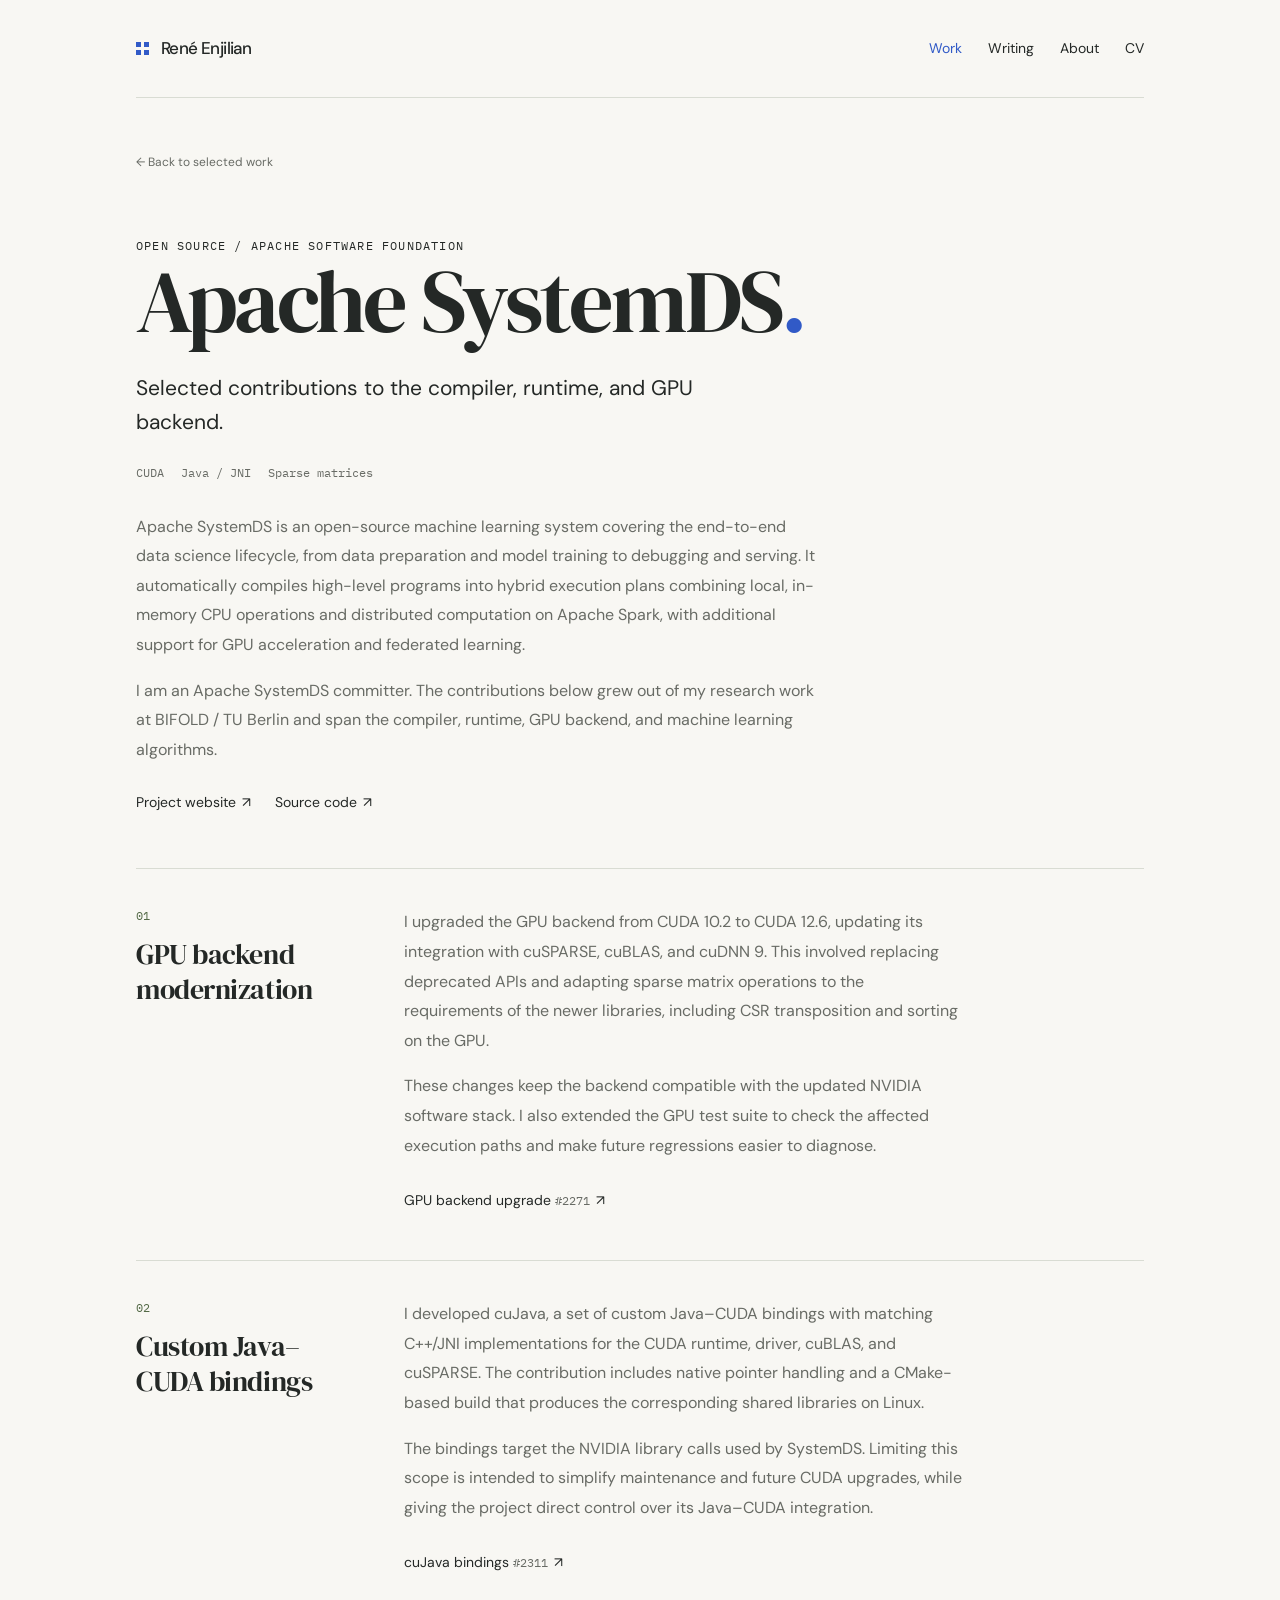
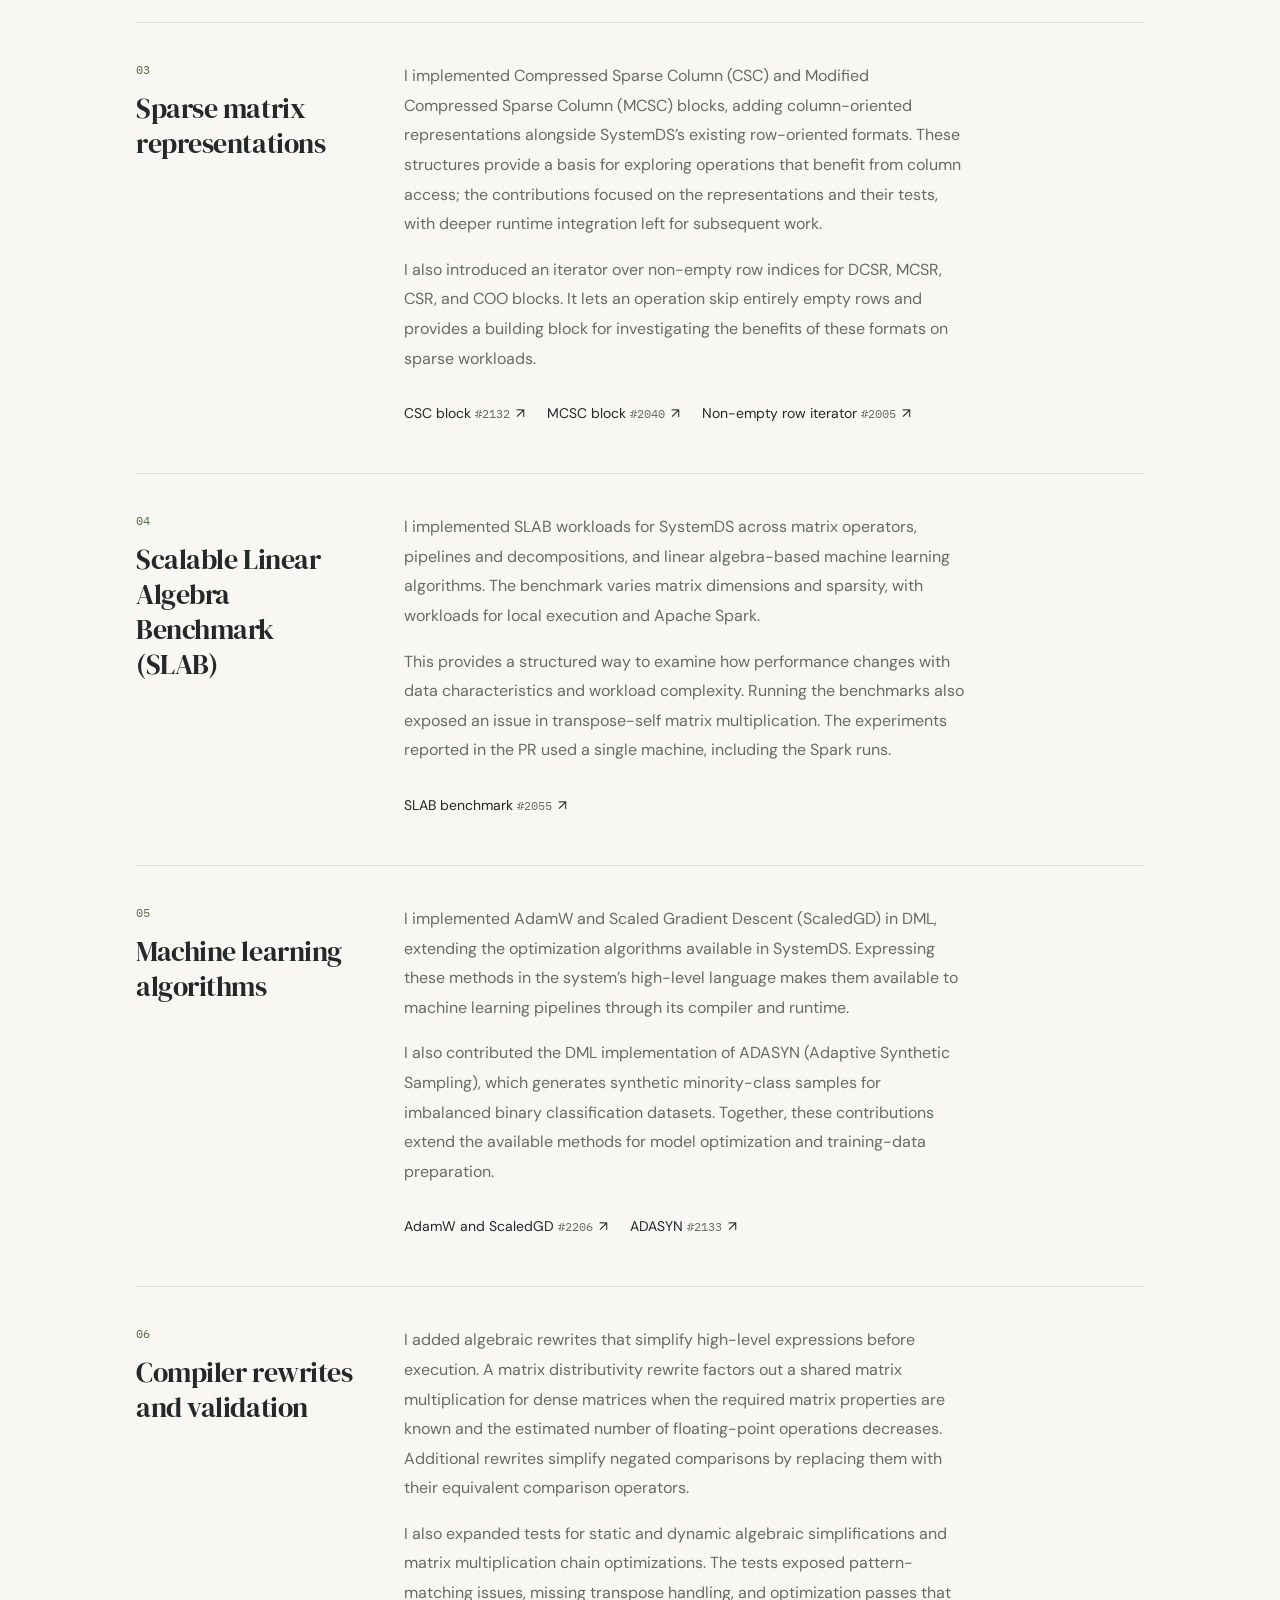
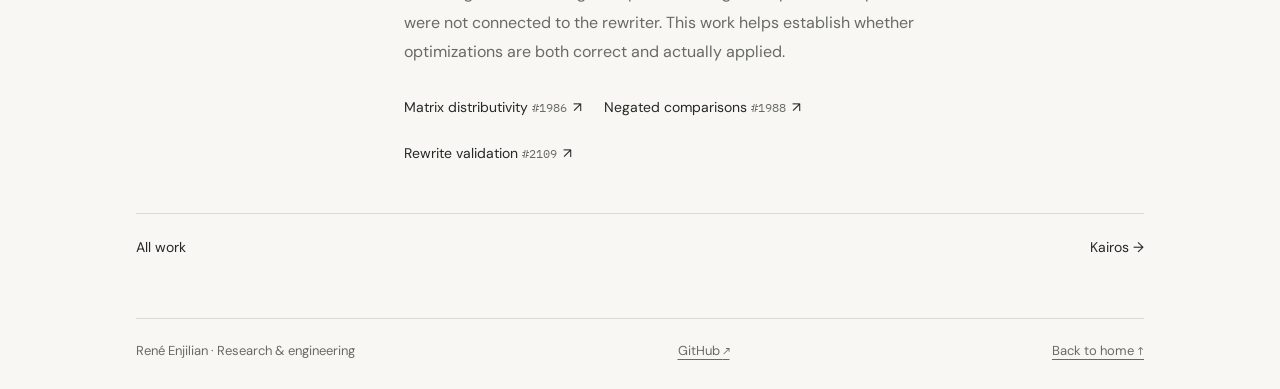
<file: projects/systemds.html>
<!doctype html>
<html lang="en">
<head>
  <meta charset="utf-8">
  <meta name="viewport" content="width=device-width, initial-scale=1">
  <meta name="description" content="Selected Apache SystemDS contributions by René Enjilian: GPU backend modernization, Java–CUDA bindings, sparse matrices, SLAB, machine learning algorithms, and compiler rewrites.">
  <link rel="canonical" href="https://reneenjilian.github.io/projects/systemds.html">
  <meta name="theme-color" content="#f8f7f3">
  <title>Apache SystemDS — René Enjilian</title>
  <link rel="icon" type="image/svg+xml" href="data:image/svg+xml,%3Csvg%20xmlns%3D%22http%3A%2F%2Fwww.w3.org%2F2000%2Fsvg%22%20viewBox%3D%220%200%2032%2032%22%3E%3Crect%20width%3D%2232%22%20height%3D%2232%22%20rx%3D%226%22%20fill%3D%22%23f8f7f3%22%2F%3E%3Cpath%20fill%3D%22%23315ac7%22%20d%3D%22M7%207h7v7H7zm11%200h7v7h-7zM7%2018h7v7H7zm11%200h7v7h-7z%22%2F%3E%3C%2Fsvg%3E">
  <link rel="preconnect" href="https://fonts.googleapis.com">
  <link rel="preconnect" href="https://fonts.gstatic.com" crossorigin>
  <link rel="stylesheet" href="https://fonts.googleapis.com/css2?family=DM+Sans:wght@400;500&amp;family=DM+Serif+Display:ital@0;1&amp;family=IBM+Plex+Mono:wght@400;500&amp;display=swap">
  <link rel="stylesheet" href="../assets/css/styles.css">

  <style>
    .re-systemds-detail .re-systemds-overview { max-width: 680px; margin: 30px 0 44px; }
    .re-systemds-detail .re-systemds-overview p { color: var(--re-muted); font-size: 16px; line-height: 1.85; }
    .re-systemds-detail .re-systemds-overview p + p { margin-top: 16px; }
    .re-systemds-detail .re-systemds-resources { display: flex; flex-wrap: wrap; gap: 4px 24px; margin-top: 16px; }
    .re-systemds-detail .re-project-open { gap: 6px; margin-top: 0; }
    .re-systemds-detail .re-contribution { display: grid; grid-template-columns: 220px minmax(0, 560px); gap: 48px; padding: 38px 0; border-top: 1px solid var(--re-rule); scroll-margin-top: 24px; }
    .re-systemds-detail .re-contribution-heading { min-width: 0; }
    .re-systemds-detail .re-contribution-number { margin-bottom: 12px; color: #536946; font: 400 12px/1.5 'IBM Plex Mono', monospace; }
    .re-systemds-detail .re-contribution h2 { margin: 0; font: 400 28px/1.25 'DM Serif Display', Georgia, serif; letter-spacing: -.45px; }
    .re-systemds-detail .re-contribution-copy { min-width: 0; }
    .re-systemds-detail .re-contribution-copy p { color: var(--re-muted); font-size: 16px; line-height: 1.85; }
    .re-systemds-detail .re-contribution-copy p + p { margin-top: 16px; }
    .re-systemds-detail .re-contribution-links { display: flex; flex-wrap: wrap; gap: 2px 22px; list-style: none; margin: 18px 0 0; padding: 0; }
    .re-systemds-detail .re-contribution-links li { min-width: 0; max-width: 100%; }
    .re-systemds-detail .re-contribution-links a { max-width: 100%; }
    .re-systemds-detail .re-contribution-links a > span:first-child { overflow-wrap: anywhere; }
    .re-systemds-detail .re-contribution-links a > span[aria-hidden] { flex-shrink: 0; }
    .re-systemds-detail .re-contribution-links .re-pr-number { color: var(--re-muted); font: 400 12px/1.5 'IBM Plex Mono', monospace; white-space: nowrap; }
    .re-systemds-detail .re-next-project { margin-top: 0; }
    @media (max-width: 740px) {
      .re-systemds-detail .re-contribution { grid-template-columns: 180px minmax(0, 1fr); gap: 28px; }
      .re-systemds-detail .re-contribution h2 { font-size: 25px; }
    }
    @media (max-width: 620px) {
      .re-systemds-detail .re-contribution { grid-template-columns: minmax(0, 1fr); gap: 20px; padding: 30px 0; }
      .re-systemds-detail .re-contribution h2 { max-width: 380px; font-size: 28px; }
      .re-systemds-detail .re-contribution-number { margin-bottom: 8px; }
      .re-systemds-detail .re-systemds-overview { margin-bottom: 32px; }
    }
    @media print {
      .re-systemds-detail .re-contribution { break-inside: avoid; }
    }
  </style>
</head>
<body>
<div class="portfolio">
  <a class="re-skip-link" href="#main-content">Skip to content</a>
  <div class="re-shell">
    <header class="re-nav">
      <a class="re-brand" href="../index.html" aria-label="René Enjilian, homepage">
        <span class="re-brand-mark" aria-hidden="true"><span></span><span></span><span></span><span></span></span>
        René Enjilian
      </a>
      <nav class="re-links" aria-label="Main navigation">
        <a href="../index.html#re-work" aria-current="location">Work</a>
        <a href="../writing.html">Writing</a>
        <a href="../index.html#re-about">About</a>
        <a href="../assets/pdf/Rene_Enjilian_CV.pdf">CV</a>
      </nav>
    </header>
    <main id="main-content" class="re-detail re-systemds-detail">
      <a class="re-back" href="../index.html#re-work">← Back to selected work</a>
      <p class="re-eyebrow">Open source / Apache Software Foundation</p>
      <h1>Apache SystemDS<span>.</span></h1>
      <p class="re-detail-intro" style="margin-top:24px">Selected contributions to the compiler, runtime, and GPU backend.</p>
      <div class="re-tags"><span>CUDA</span><span>Java / JNI</span><span>Sparse matrices</span></div>

      <div class="re-systemds-overview">
        <p>Apache SystemDS is an open-source machine learning system covering the end-to-end data science lifecycle, from data preparation and model training to debugging and serving. It automatically compiles high-level programs into hybrid execution plans combining local, in-memory CPU operations and distributed computation on Apache Spark, with additional support for GPU acceleration and federated learning.</p>
        <p>I am an Apache SystemDS committer. The contributions below grew out of my research work at BIFOLD / TU Berlin and span the compiler, runtime, GPU backend, and machine learning algorithms.</p>
        <div class="re-systemds-resources">
          <a class="re-project-open" href="https://systemds.apache.org/" target="_blank" rel="noopener noreferrer">Project website <span aria-hidden="true">↗</span></a>
          <a class="re-project-open" href="https://github.com/apache/systemds" target="_blank" rel="noopener noreferrer">Source code <span aria-hidden="true">↗</span></a>
        </div>
      </div>

      <section id="gpu-backend" class="re-contribution" aria-labelledby="gpu-backend-heading">
        <div class="re-contribution-heading">
          <p class="re-contribution-number" aria-hidden="true">01</p>
          <h2 id="gpu-backend-heading">GPU backend modernization</h2>
        </div>
        <div class="re-contribution-copy">
          <p>I upgraded the GPU backend from CUDA 10.2 to CUDA 12.6, updating its integration with cuSPARSE, cuBLAS, and cuDNN 9. This involved replacing deprecated APIs and adapting sparse matrix operations to the requirements of the newer libraries, including CSR transposition and sorting on the GPU.</p>
          <p>These changes keep the backend compatible with the updated NVIDIA software stack. I also extended the GPU test suite to check the affected execution paths and make future regressions easier to diagnose.</p>
          <ul class="re-contribution-links" aria-label="GPU backend modernization pull requests">
            <li><a class="re-project-open" href="https://github.com/apache/systemds/pull/2271" target="_blank" rel="noopener noreferrer"><span>GPU backend upgrade <span class="re-pr-number">#2271</span></span><span aria-hidden="true">↗</span></a></li>
          </ul>
        </div>
      </section>

      <section id="custom-bindings" class="re-contribution" aria-labelledby="custom-bindings-heading">
        <div class="re-contribution-heading">
          <p class="re-contribution-number" aria-hidden="true">02</p>
          <h2 id="custom-bindings-heading">Custom Java–CUDA bindings</h2>
        </div>
        <div class="re-contribution-copy">
          <p>I developed cuJava, a set of custom Java–CUDA bindings with matching C++/JNI implementations for the CUDA runtime, driver, cuBLAS, and cuSPARSE. The contribution includes native pointer handling and a CMake-based build that produces the corresponding shared libraries on Linux.</p>
          <p>The bindings target the NVIDIA library calls used by SystemDS. Limiting this scope is intended to simplify maintenance and future CUDA upgrades, while giving the project direct control over its Java–CUDA integration.</p>
          <ul class="re-contribution-links" aria-label="Custom Java–CUDA bindings pull requests">
            <li><a class="re-project-open" href="https://github.com/apache/systemds/pull/2311" target="_blank" rel="noopener noreferrer"><span>cuJava bindings <span class="re-pr-number">#2311</span></span><span aria-hidden="true">↗</span></a></li>
          </ul>
        </div>
      </section>

      <section id="sparse-matrices" class="re-contribution" aria-labelledby="sparse-matrices-heading">
        <div class="re-contribution-heading">
          <p class="re-contribution-number" aria-hidden="true">03</p>
          <h2 id="sparse-matrices-heading">Sparse matrix representations</h2>
        </div>
        <div class="re-contribution-copy">
          <p>I implemented Compressed Sparse Column (CSC) and Modified Compressed Sparse Column (MCSC) blocks, adding column-oriented representations alongside SystemDS’s existing row-oriented formats. These structures provide a basis for exploring operations that benefit from column access; the contributions focused on the representations and their tests, with deeper runtime integration left for subsequent work.</p>
          <p>I also introduced an iterator over non-empty row indices for DCSR, MCSR, CSR, and COO blocks. It lets an operation skip entirely empty rows and provides a building block for investigating the benefits of these formats on sparse workloads.</p>
          <ul class="re-contribution-links" aria-label="Sparse matrix representations pull requests">
            <li><a class="re-project-open" href="https://github.com/apache/systemds/pull/2132" target="_blank" rel="noopener noreferrer"><span>CSC block <span class="re-pr-number">#2132</span></span><span aria-hidden="true">↗</span></a></li>
            <li><a class="re-project-open" href="https://github.com/apache/systemds/pull/2040" target="_blank" rel="noopener noreferrer"><span>MCSC block <span class="re-pr-number">#2040</span></span><span aria-hidden="true">↗</span></a></li>
            <li><a class="re-project-open" href="https://github.com/apache/systemds/pull/2005" target="_blank" rel="noopener noreferrer"><span>Non-empty row iterator <span class="re-pr-number">#2005</span></span><span aria-hidden="true">↗</span></a></li>
          </ul>
        </div>
      </section>

      <section id="slab" class="re-contribution" aria-labelledby="slab-heading">
        <div class="re-contribution-heading">
          <p class="re-contribution-number" aria-hidden="true">04</p>
          <h2 id="slab-heading">Scalable Linear Algebra Benchmark (SLAB)</h2>
        </div>
        <div class="re-contribution-copy">
          <p>I implemented SLAB workloads for SystemDS across matrix operators, pipelines and decompositions, and linear algebra-based machine learning algorithms. The benchmark varies matrix dimensions and sparsity, with workloads for local execution and Apache Spark.</p>
          <p>This provides a structured way to examine how performance changes with data characteristics and workload complexity. Running the benchmarks also exposed an issue in transpose-self matrix multiplication. The experiments reported in the PR used a single machine, including the Spark runs.</p>
          <ul class="re-contribution-links" aria-label="Scalable Linear Algebra Benchmark (SLAB) pull requests">
            <li><a class="re-project-open" href="https://github.com/apache/systemds/pull/2055" target="_blank" rel="noopener noreferrer"><span>SLAB benchmark <span class="re-pr-number">#2055</span></span><span aria-hidden="true">↗</span></a></li>
          </ul>
        </div>
      </section>

      <section id="ml-algorithms" class="re-contribution" aria-labelledby="ml-algorithms-heading">
        <div class="re-contribution-heading">
          <p class="re-contribution-number" aria-hidden="true">05</p>
          <h2 id="ml-algorithms-heading">Machine learning algorithms</h2>
        </div>
        <div class="re-contribution-copy">
          <p>I implemented AdamW and Scaled Gradient Descent (ScaledGD) in DML, extending the optimization algorithms available in SystemDS. Expressing these methods in the system’s high-level language makes them available to machine learning pipelines through its compiler and runtime.</p>
          <p>I also contributed the DML implementation of ADASYN (Adaptive Synthetic Sampling), which generates synthetic minority-class samples for imbalanced binary classification datasets. Together, these contributions extend the available methods for model optimization and training-data preparation.</p>
          <ul class="re-contribution-links" aria-label="Machine learning algorithms pull requests">
            <li><a class="re-project-open" href="https://github.com/apache/systemds/pull/2206" target="_blank" rel="noopener noreferrer"><span>AdamW and ScaledGD <span class="re-pr-number">#2206</span></span><span aria-hidden="true">↗</span></a></li>
            <li><a class="re-project-open" href="https://github.com/apache/systemds/pull/2133" target="_blank" rel="noopener noreferrer"><span>ADASYN <span class="re-pr-number">#2133</span></span><span aria-hidden="true">↗</span></a></li>
          </ul>
        </div>
      </section>

      <section id="compiler-rewrites" class="re-contribution" aria-labelledby="compiler-rewrites-heading">
        <div class="re-contribution-heading">
          <p class="re-contribution-number" aria-hidden="true">06</p>
          <h2 id="compiler-rewrites-heading">Compiler rewrites and validation</h2>
        </div>
        <div class="re-contribution-copy">
          <p>I added algebraic rewrites that simplify high-level expressions before execution. A matrix distributivity rewrite factors out a shared matrix multiplication for dense matrices when the required matrix properties are known and the estimated number of floating-point operations decreases. Additional rewrites simplify negated comparisons by replacing them with their equivalent comparison operators.</p>
          <p>I also expanded tests for static and dynamic algebraic simplifications and matrix multiplication chain optimizations. The tests exposed pattern-matching issues, missing transpose handling, and optimization passes that were not connected to the rewriter. This work helps establish whether optimizations are both correct and actually applied.</p>
          <ul class="re-contribution-links" aria-label="Compiler rewrites and validation pull requests">
            <li><a class="re-project-open" href="https://github.com/apache/systemds/pull/1986" target="_blank" rel="noopener noreferrer"><span>Matrix distributivity <span class="re-pr-number">#1986</span></span><span aria-hidden="true">↗</span></a></li>
            <li><a class="re-project-open" href="https://github.com/apache/systemds/pull/1988" target="_blank" rel="noopener noreferrer"><span>Negated comparisons <span class="re-pr-number">#1988</span></span><span aria-hidden="true">↗</span></a></li>
            <li><a class="re-project-open" href="https://github.com/apache/systemds/pull/2109" target="_blank" rel="noopener noreferrer"><span>Rewrite validation <span class="re-pr-number">#2109</span></span><span aria-hidden="true">↗</span></a></li>
          </ul>
        </div>
      </section>
      <nav class="re-next-project" aria-label="Project navigation"><a href="../index.html#re-work">All work</a><a href="kairos.html">Kairos <span aria-hidden="true">→</span></a></nav>
    </main>
    <footer class="re-footer">
      <span>René Enjilian · Research &amp; engineering</span>
      <a href="https://github.com/ReneEnjilian">GitHub <span aria-hidden="true">↗</span></a>
      <a href="../index.html">Back to home <span aria-hidden="true">↑</span></a>
    </footer>
  </div>
</div>
</body>
</html>
</file>
<file: assets/css/styles.css>
/* Shared visual system. Edit the palette in .portfolio and layout rules below. */
html { scroll-behavior: smooth; }
body { margin: 0; background: #f8f7f3; }
.portfolio {
  --re-paper: #f8f7f3;
  --re-ink: #242826;
  --re-muted: #686b65;
  --re-rule: #d9dcd3;
  --re-blue: #315ac7;
  --re-blue-soft: #e8edf6;
  --re-green-soft: #e7ebe2;
  color-scheme: light;
  background: var(--re-paper);
  color: var(--re-ink);
  font: 400 15px/1.6 'DM Sans', Arial, sans-serif;
  -webkit-font-smoothing: antialiased;
  width: 100%;
}
.portfolio * { box-sizing: border-box; }
.portfolio h1, .portfolio h2, .portfolio h3,
.portfolio p { margin: 0; font-weight: 400; }
.portfolio button, .portfolio a { -webkit-tap-highlight-color: transparent; }
.portfolio button { font: inherit; color: inherit; cursor: pointer; }
.portfolio a { color: inherit; text-decoration: none; }
.portfolio a:hover, .portfolio .re-text-button:hover { color: var(--re-blue); }
.portfolio :focus-visible { outline: 2px solid var(--re-blue); outline-offset: 5px; }
.portfolio .re-shell { max-width: 1120px; margin: 0 auto; padding: 0 56px; }
.portfolio .re-nav { min-height: 98px; display: flex; justify-content: space-between; align-items: center; gap: 28px; border-bottom: 1px solid var(--re-rule); }
.portfolio .re-brand { font-size: 17px; font-weight: 500; letter-spacing: -.6px; white-space: nowrap; display: flex; align-items: center; gap: 12px; }
.portfolio .re-brand-mark { display: inline-grid; grid-template-columns: repeat(2, 5px); gap: 3px; }
.portfolio .re-brand-mark span { width: 5px; height: 5px; background: var(--re-blue); }
.portfolio .re-links { display: flex; align-items: center; gap: 26px; font-size: 14px; }
.portfolio .re-links a { padding: 8px 0; }
.portfolio .re-text-button { padding: 8px 0; background: transparent; border: 0; }
.portfolio .re-eyebrow { font: 400 12px/1.6 'IBM Plex Mono', monospace; letter-spacing: 1.2px; text-transform: uppercase; }
.portfolio .re-hero { padding: 74px 0 67px; }
.portfolio .re-hero .re-eyebrow { color: var(--re-blue); margin-bottom: 17px; }
.portfolio h1 { font: 400 clamp(48px, 8.5vw, 88px)/1.06 'DM Serif Display', Georgia, serif; letter-spacing: -3px; }
.portfolio h1 span { color: var(--re-blue); }
.portfolio .re-hero-lower { display: grid; grid-template-columns: 1fr 218px; gap: 64px; margin-top: 26px; align-items: start; }
.portfolio .re-intro { max-width: 510px; font-size: 21px; line-height: 1.55; letter-spacing: -.4px; }
.portfolio .re-intro-detail { max-width: 460px; color: var(--re-muted); font-size: 14px; line-height: 1.8; margin-top: 14px; }
.portfolio .re-hero-meta { border-left: 1px solid var(--re-rule); padding-left: 23px; margin-top: 6px; }
.portfolio .re-hero-meta p { font-size: 12px; line-height: 1.9; }
.portfolio .re-hero-meta .re-eyebrow { color: var(--re-muted); font-size: 12px; margin: 0 0 9px; }
.portfolio .re-hero-meta .re-meta-gap { margin-top: 13px; }
.portfolio .re-hero-action { display: inline-flex; align-items: center; gap: 21px; font-size: 14px; margin-top: 27px; padding-bottom: 5px; border-bottom: 1px solid var(--re-ink); }
.portfolio .re-section-top { display: flex; align-items: center; justify-content: space-between; gap: 16px; border-top: 1px solid var(--re-ink); padding: 17px 0; }
.portfolio .re-section-top h2 { font-size: 14px; font-weight: 500; }
.portfolio .re-section-top span { color: var(--re-muted); font: 400 12px/1.5 'IBM Plex Mono', monospace; }
.portfolio .re-project { display: grid; grid-template-columns: 1.1fr 1fr; align-items: center; gap: 42px; padding: 26px 0 35px; border-bottom: 1px solid var(--re-rule); }
.portfolio .re-project + .re-project { padding-top: 35px; }
.portfolio .re-project-label { color: var(--re-muted); font: 400 12px/1.6 'IBM Plex Mono', monospace; letter-spacing: .8px; text-transform: uppercase; margin-bottom: 12px; }
.portfolio .re-project h3 { font: 400 39px/1.15 'DM Serif Display', Georgia, serif; letter-spacing: -1px; }
.portfolio .re-project-description { font-size: 14px; line-height: 1.8; color: var(--re-muted); margin-top: 13px; max-width: 390px; }
.portfolio .re-tags { display: flex; flex-wrap: wrap; gap: 7px 17px; margin-top: 18px; color: var(--re-muted); font: 400 12px/1.5 'IBM Plex Mono', monospace; }
.portfolio .re-project-open { background: none; border: 0; padding: 5px 0; margin-top: 20px; display: inline-flex; gap: 22px; align-items: center; font-size: 12px; }
.portfolio .re-project-actions { display: flex; flex-wrap: wrap; column-gap: 24px; }
.portfolio .re-project-open:hover { color: var(--re-blue); }
.portfolio .re-art { min-width: 0; height: 248px; position: relative; overflow: hidden; display: flex; align-items: center; justify-content: center; }
.portfolio .re-kairos-art { background: var(--re-blue-soft); }
.portfolio .re-art-heading { position: absolute; top: 16px; left: 18px; font: 400 12px/1.5 'IBM Plex Mono', monospace; color: #4c6084; }
.portfolio .re-art-foot { position: absolute; bottom: 15px; left: 18px; right: 18px; display: flex; justify-content: space-between; font: 400 12px/1.5 'IBM Plex Mono', monospace; letter-spacing: .4px; color: #4c6084; }
.portfolio .re-memory { width: 78%; display: grid; gap: 8px; padding-top: 8px; }
.portfolio .re-memory-row { background: #f5f7fc; border: 1px solid #bbc9e3; min-height: 40px; display: flex; align-items: center; padding: 0 12px; gap: 14px; }
.portfolio .re-memory-name { color: #475b82; font: 400 12px/1.5 'IBM Plex Mono', monospace; width: 29px; flex: 0 0 auto; }
.portfolio .re-memory-slots { display: grid; grid-template-columns: repeat(8, 1fr); gap: 4px; flex: 1; }
.portfolio .re-memory-slots span { height: 18px; background: #d5deef; }
.portfolio .re-memory-slots .re-slot-active { background: var(--re-blue); }
.portfolio .re-memory-slots .re-slot-warm { background: #829bd5; }
.portfolio .re-memory-slots .re-slot-empty { background: #e6ebf5; }
.portfolio .re-systemds-art { background: var(--re-green-soft); }
.portfolio .re-systemds-art .re-art-heading, .portfolio .re-systemds-art .re-art-foot { color: #53614b; }
.portfolio .re-matrix-composition { display: flex; align-items: center; justify-content: center; gap: 23px; padding-top: 7px; }
.portfolio .re-matrix { display: grid; grid-template-columns: repeat(6, 10px); gap: 4px; }
.portfolio .re-matrix span { width: 10px; height: 10px; background: #d1d9c9; }
.portfolio .re-matrix span.re-nonzero { background: #597746; }
.portfolio .re-matrix-arrow { font-size: 21px; color: #6e8260; }
.portfolio .re-chip { width: 89px; height: 89px; border: 1px solid #769061; outline: 5px solid #d7dfcf; outline-offset: 4px; display: flex; flex-direction: column; justify-content: center; align-items: center; background: #eaf0e5; gap: 4px; }
.portfolio .re-chip span { font: 400 12px/1.5 'IBM Plex Mono', monospace; color: #536946; }
.portfolio .re-chip span:first-child { font-size: 18px; }
.portfolio .re-lower { display: grid; grid-template-columns: 1.1fr 1fr; gap: 64px; margin: 54px 0 60px; }
.portfolio .re-lower .re-section-top { padding-top: 13px; }
.portfolio .re-writing-item { padding: 15px 0; border-bottom: 1px solid var(--re-rule); }
.portfolio .re-writing-item:first-of-type { padding-top: 9px; }
.portfolio .re-writing-item p { font-size: 14px; letter-spacing: -.2px; }
.portfolio .re-writing-item small { color: var(--re-muted); font: 400 12px/1.8 'IBM Plex Mono', monospace; display: block; margin-top: 5px; }
.portfolio .re-about-copy { font-size: 14px; color: var(--re-muted); line-height: 1.85; padding-top: 6px; }
.portfolio .re-about-copy p + p { margin-top: 12px; }
.portfolio .re-footer { padding: 22px 0 27px; border-top: 1px solid var(--re-rule); display: flex; justify-content: space-between; align-items: center; gap: 20px; font-size: 12px; color: var(--re-muted); }
.portfolio .re-footer span:last-child { font-family: 'IBM Plex Mono', monospace; font-size: 12px; }
.portfolio [hidden] { display: none !important; }
.portfolio .re-detail { padding: 47px 0 60px; min-height: 570px; }
.portfolio .re-back { background: none; border: 0; font-size: 12px; padding: 8px 0; margin-bottom: 47px; color: var(--re-muted); }
.portfolio .re-detail h2 { font: 400 clamp(40px, 7vw, 68px)/1.12 'DM Serif Display', Georgia, serif; letter-spacing: -1.5px; margin: 12px 0 22px; }
.portfolio .re-detail-intro { font-size: 21px; line-height: 1.6; max-width: 640px; }
.portfolio .re-writing-intro { margin-top: 24px; }
.portfolio .re-writing-index { margin: 46px 0 48px; }
.portfolio .re-writing-index .re-section-top h2 { margin: 0; font: 500 14px/1.6 'DM Sans', Arial, sans-serif; letter-spacing: 0; }
.portfolio .re-writing-empty { padding: 12px 0 24px; color: var(--re-muted); font-size: 16px; }
.portfolio .re-detail-rule { margin: 34px 0; border: 0; border-top: 1px solid var(--re-rule); }
.portfolio .re-detail-columns { display: grid; grid-template-columns: 150px 1fr; gap: 35px; }
.portfolio .re-detail-columns p { color: var(--re-muted); font-size: 14px; line-height: 1.85; max-width: 560px; }
.portfolio .re-detail-columns h3 { font-size: 14px; font-weight: 500; }
.portfolio .re-detail-note { margin-top: 38px; color: var(--re-muted); font: 400 12px/1.8 'IBM Plex Mono', monospace; }
@media (max-width: 740px) {
  .portfolio .re-shell { padding: 0 30px; }
  .portfolio .re-nav { min-height: 85px; gap: 18px; }
  .portfolio .re-links { gap: 19px; }
  .portfolio .re-hero { padding: 55px 0 48px; }
  .portfolio .re-hero-lower { gap: 28px; grid-template-columns: 1fr 170px; }
  .portfolio .re-intro { font-size: 18px; }
  .portfolio .re-project { gap: 25px; }
  .portfolio .re-project h3 { font-size: 31px; }
  .portfolio .re-art { height: 230px; }
  .portfolio .re-matrix-composition { gap: 15px; }
  .portfolio .re-matrix { grid-template-columns: repeat(6, 8px); gap: 3px; }
  .portfolio .re-matrix span { width: 8px; height: 8px; }
  .portfolio .re-chip { width: 66px; height: 66px; }
  .portfolio .re-lower { gap: 32px; }
}
@media (max-width: 540px) {
  .portfolio .re-shell { padding: 0 22px; }
  .portfolio .re-nav { align-items: flex-start; flex-direction: column; gap: 8px; padding: 20px 0 13px; }
  .portfolio .re-links { width: 100%; justify-content: space-between; gap: 18px; }
  .portfolio .re-brand { font-size: 16px; }
  .portfolio .re-hero { padding: 42px 0; }
  .portfolio h1 { letter-spacing: -1.8px; font-size: clamp(41px, 10.2vw, 55px); }
  .portfolio .re-hero-lower { display: block; margin-top: 22px; }
  .portfolio .re-hero-meta { display: none; }
  .portfolio .re-intro { font-size: 18px; }
  .portfolio .re-section-top span { font-size: 12px; }
  .portfolio .re-project { grid-template-columns: 1fr; gap: 24px; padding-top: 18px; }
  .portfolio .re-project h3 { font-size: 36px; }
  .portfolio .re-art { height: 220px; }
  .portfolio .re-project-open { min-height: 44px; margin-top: 12px; }
  .portfolio .re-art-foot { font-size: 12px; }
  .portfolio .re-matrix { grid-template-columns: repeat(6, 10px); gap: 4px; }
  .portfolio .re-matrix span { width: 10px; height: 10px; }
  .portfolio .re-matrix-composition { gap: 23px; }
  .portfolio .re-chip { width: 82px; height: 82px; }
  .portfolio .re-lower { grid-template-columns: 1fr; gap: 38px; margin: 38px 0; }
  .portfolio .re-footer { align-items: flex-start; flex-direction: column; gap: 5px; }
  .portfolio .re-detail-columns { grid-template-columns: 1fr; gap: 12px; }
  .portfolio .re-detail-intro { font-size: 18px; }
  .portfolio .re-back { margin-bottom: 28px; }
}
@media (pointer: coarse) {
  .portfolio .re-links a, .portfolio .re-links button { min-height: 44px; display: inline-flex; align-items: center; }
}

/* Production navigation: real URLs, keyboard access, and static page content. */
.portfolio .re-skip-link {
  position: absolute; left: 20px; top: -100px; padding: 12px 18px;
  background: var(--re-ink); color: var(--re-paper); z-index: 10;
}
.portfolio .re-skip-link:focus { top: 12px; }
.portfolio .re-links [aria-current="page"],
.portfolio .re-links [aria-current="location"] { color: var(--re-blue); }
.portfolio .re-project-open { font-size: 14px; min-height: 44px; }
.portfolio .re-project-open:hover { text-decoration: underline; text-underline-offset: 5px; }
.portfolio .re-art-foot { flex-wrap: wrap; gap: 4px 14px; font-size: 12px; }
.portfolio .re-art-heading { font-size: 12px; }
.portfolio .re-tags { font-size: 12px; }
.portfolio .re-hero .re-eyebrow { font-size: 12px; }
.portfolio .re-project-description, .portfolio .re-intro-detail { font-size: 16px; }
.portfolio .re-about-copy { font-size: 16px; }
.portfolio .re-footer { font-size: 13px; }
.portfolio .re-footer a { text-decoration: underline; text-underline-offset: 4px; }
.portfolio .re-about-layout { display: grid; grid-template-columns: 1.1fr 1fr; gap: 64px; padding: 18px 0 6px; }
.portfolio .re-about-layout .re-about-copy { padding: 0; }
.portfolio .re-home-about { margin: 48px 0 56px; }
.portfolio .re-back { display: inline-block; min-height: 44px; }
.portfolio .re-detail { min-height: auto; }
.portfolio .re-detail-art { margin: 36px 0; max-width: 650px; }
.portfolio .re-detail-art .re-art { height: 285px; }
.portfolio .re-detail-art .re-memory { max-width: 440px; }
.portfolio .re-detail-columns { margin: 28px 0; }
.portfolio .re-detail-columns p { font-size: 16px; }
.portfolio .re-detail-columns h3 { font-size: 14px; }
.portfolio .re-detail-columns ul { padding-left: 20px; margin: 0; color: var(--re-muted); line-height: 1.85; font-size: 16px; }
.portfolio .re-detail-columns li + li { margin-top: 8px; }
.portfolio .re-inline-link { color: var(--re-blue); text-decoration: underline; text-underline-offset: 4px; }
.portfolio .re-detail .re-tags { margin: 24px 0; }
.portfolio .re-next-project { border-top: 1px solid var(--re-rule); margin-top: 45px; padding-top: 22px; display: flex; flex-wrap: wrap; gap: 10px 30px; justify-content: space-between; font-size: 14px; }
.portfolio .re-cv-item + .re-cv-item { margin-top: 25px; }
.portfolio .re-cv-item h4 { margin: 0 0 5px; font-size: 16px; font-weight: 500; }
.portfolio .re-cv-item .re-cv-meta { font-size: 14px; margin-bottom: 8px; }
@media (max-width: 740px) {
  .portfolio .re-about-layout { gap: 32px; }
}
@media (max-width: 540px) {
  .portfolio .re-about-layout { grid-template-columns: 1fr; gap: 16px; }
  .portfolio .re-home-about { margin: 35px 0 40px; }
  .portfolio .re-art { height: 240px; }
  .portfolio .re-art-heading { font-size: 11px; }
  .portfolio .re-detail-art .re-art { height: 250px; }
  .portfolio .re-detail-columns { grid-template-columns: 1fr; }
  .portfolio .re-eyebrow { letter-spacing: .65px; }
}
@media (prefers-reduced-motion: reduce) {
  html { scroll-behavior: auto; }
}
@media print {
  body, .portfolio { background: white; color: black; }
  .portfolio .re-nav, .portfolio .re-footer, .portfolio .re-back, .portfolio .re-next-project, .portfolio .re-skip-link { display: none; }
  .portfolio .re-shell { max-width: none; padding: 0; }
  .portfolio .re-detail { padding-top: 0; }
  .portfolio .re-detail-columns { break-inside: avoid; }
}

/* Kairos homepage: approved model placement illustration. */
#kairos-placement {
  width: 100%;
  max-width: 460px;
  margin: 0 auto;
  container: kairos-placement / inline-size;
  color-scheme: light;
  font: 400 12px/1.5 'IBM Plex Mono', monospace;
  -webkit-font-smoothing: antialiased;
}
#kairos-placement * { box-sizing: border-box; }
#kairos-placement .kp-art {
  display: flex;
  flex-direction: column;
  justify-content: space-between;
  gap: 16px;
  min-height: 248px;
  padding: 16px 18px;
  background: #e8edf6;
  color: #4c6084;
}
#kairos-placement .kp-heading { font: inherit; }
#kairos-placement .kp-memory {
  display: grid;
  gap: 8px;
  width: 90%;
  align-self: center;
}
#kairos-placement .kp-row {
  display: grid;
  grid-template-columns: 29px minmax(0, 1fr);
  align-items: center;
  gap: 12px;
  min-height: 44px;
  padding: 5px 10px;
  border: 1px solid #bbc9e3;
  background: #f5f7fc;
}
#kairos-placement .kp-tier { color: #475b82; }
#kairos-placement .kp-models {
  display: grid;
  grid-template-columns: repeat(2, minmax(0, 1fr));
  gap: 5px;
  min-width: 0;
}
#kairos-placement .kp-models-cpu { grid-template-columns: repeat(4, minmax(0, 1fr)); }
#kairos-placement .kp-model {
  display: flex;
  flex-direction: column;
  align-items: center;
  justify-content: center;
  padding: 2px 3px;
  min-height: 32px;
  background: #d5deef;
  color: #475b82;
  text-align: center;
  white-space: nowrap;
}
#kairos-placement .kp-variant { font-size: 11px; line-height: 1.35; }
#kairos-placement .kp-resident { background: #b7c7e4; }
#kairos-placement .kp-active { background: #315ac7; color: #ffffff; }
#kairos-placement .kp-checkpoints {
  display: flex;
  align-items: center;
  justify-content: center;
  min-height: 32px;
  padding: 3px 6px;
  background: #e6ebf5;
  color: #475b82;
  text-align: center;
}
#kairos-placement .kp-foot {
  display: flex;
  justify-content: space-between;
  flex-wrap: wrap;
  gap: 4px 14px;
  font: inherit;
  letter-spacing: .4px;
}
@container kairos-placement (max-width: 419px) {
  #kairos-placement .kp-memory { width: 100%; }
  #kairos-placement .kp-models-cpu { grid-template-columns: repeat(2, minmax(0, 1fr)); }
}
@container kairos-placement (max-width: 310px) {
  #kairos-placement .kp-row { grid-template-columns: minmax(0, 1fr); gap: 5px; }
  #kairos-placement .kp-variant { white-space: normal; }
}
</file>
